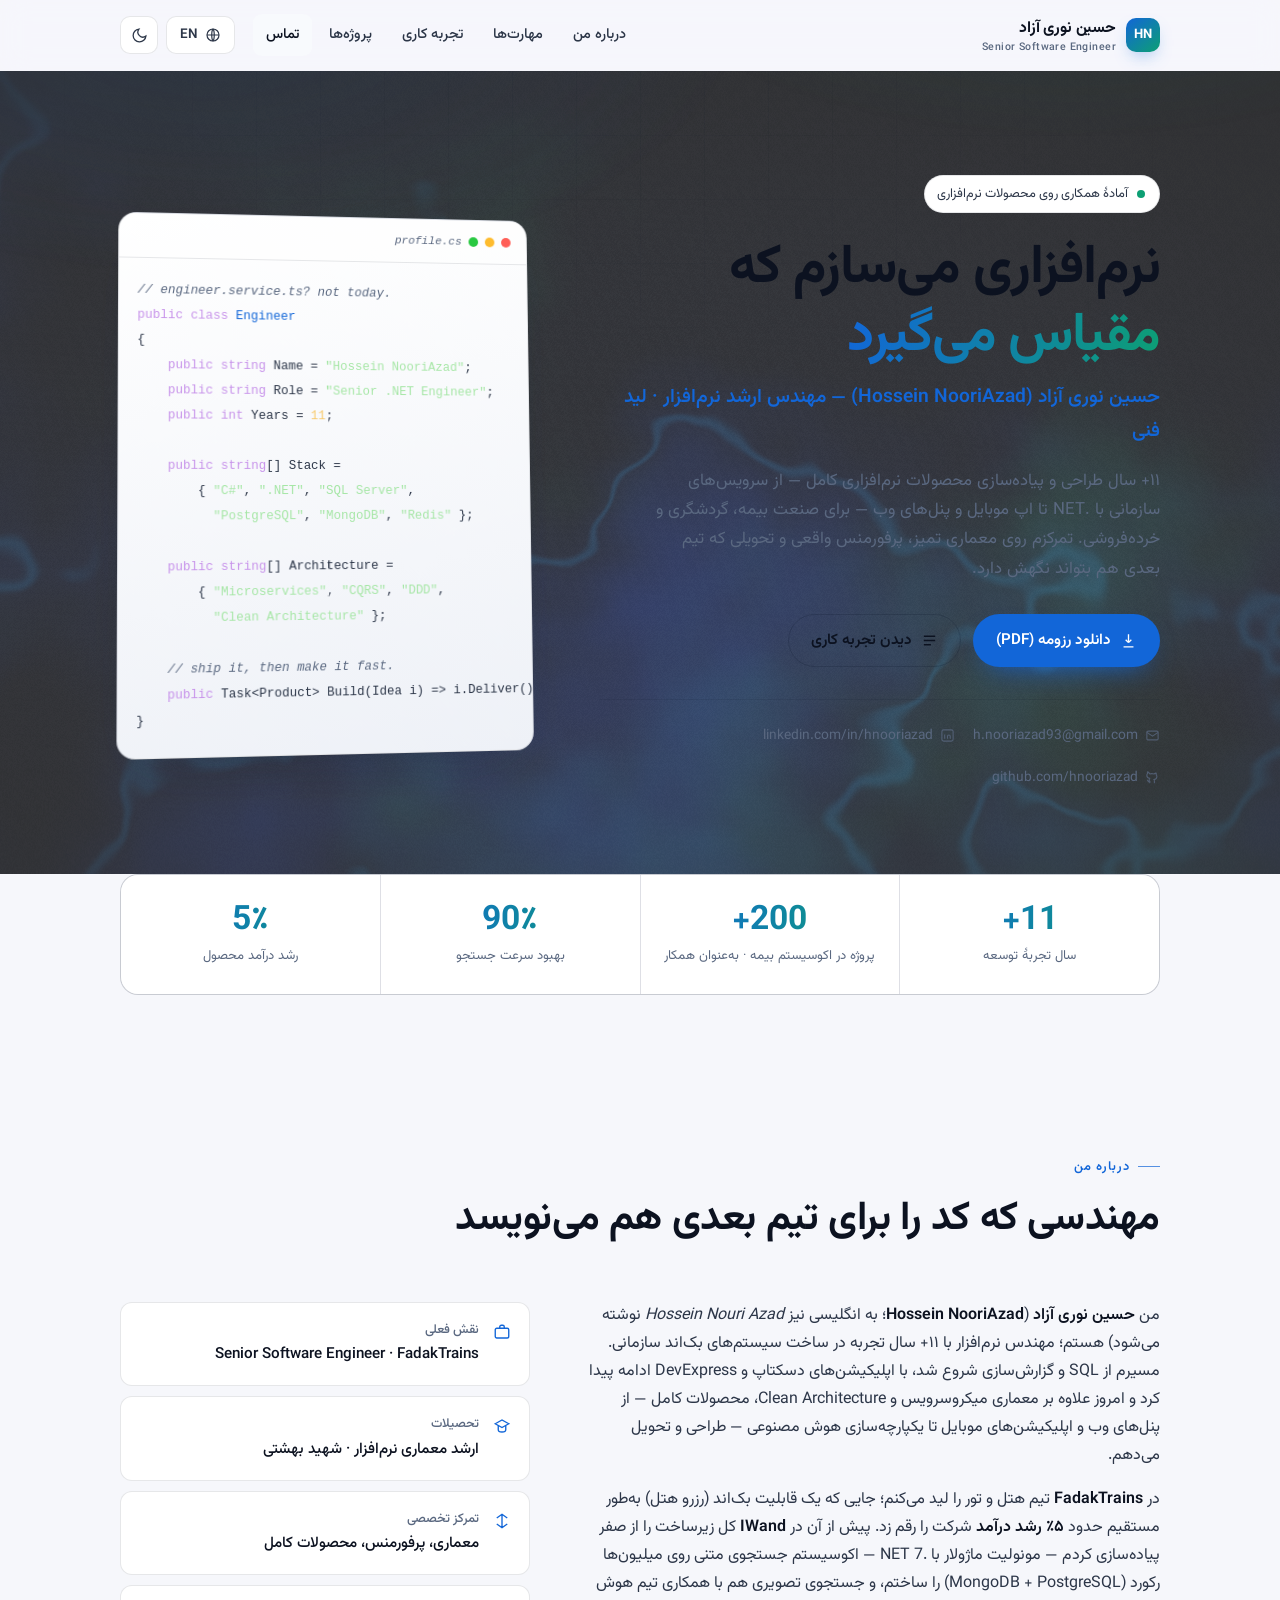
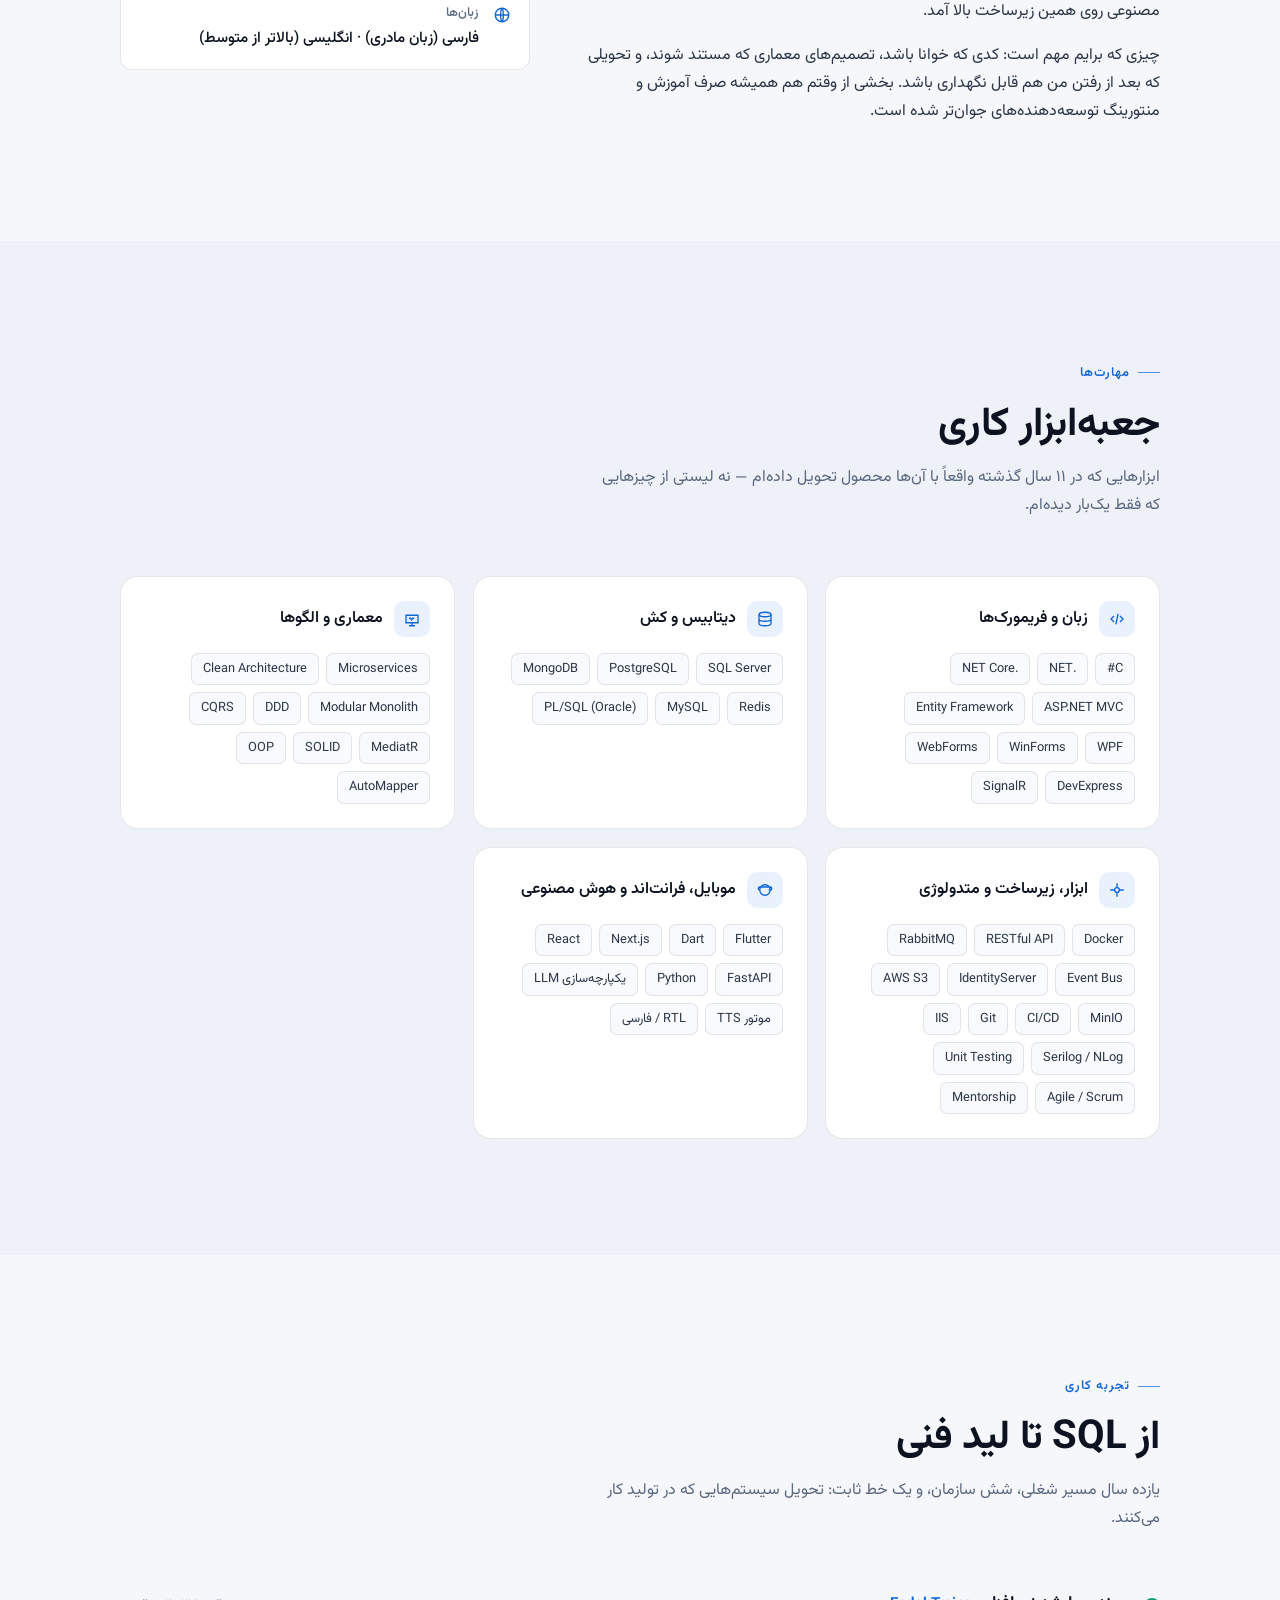
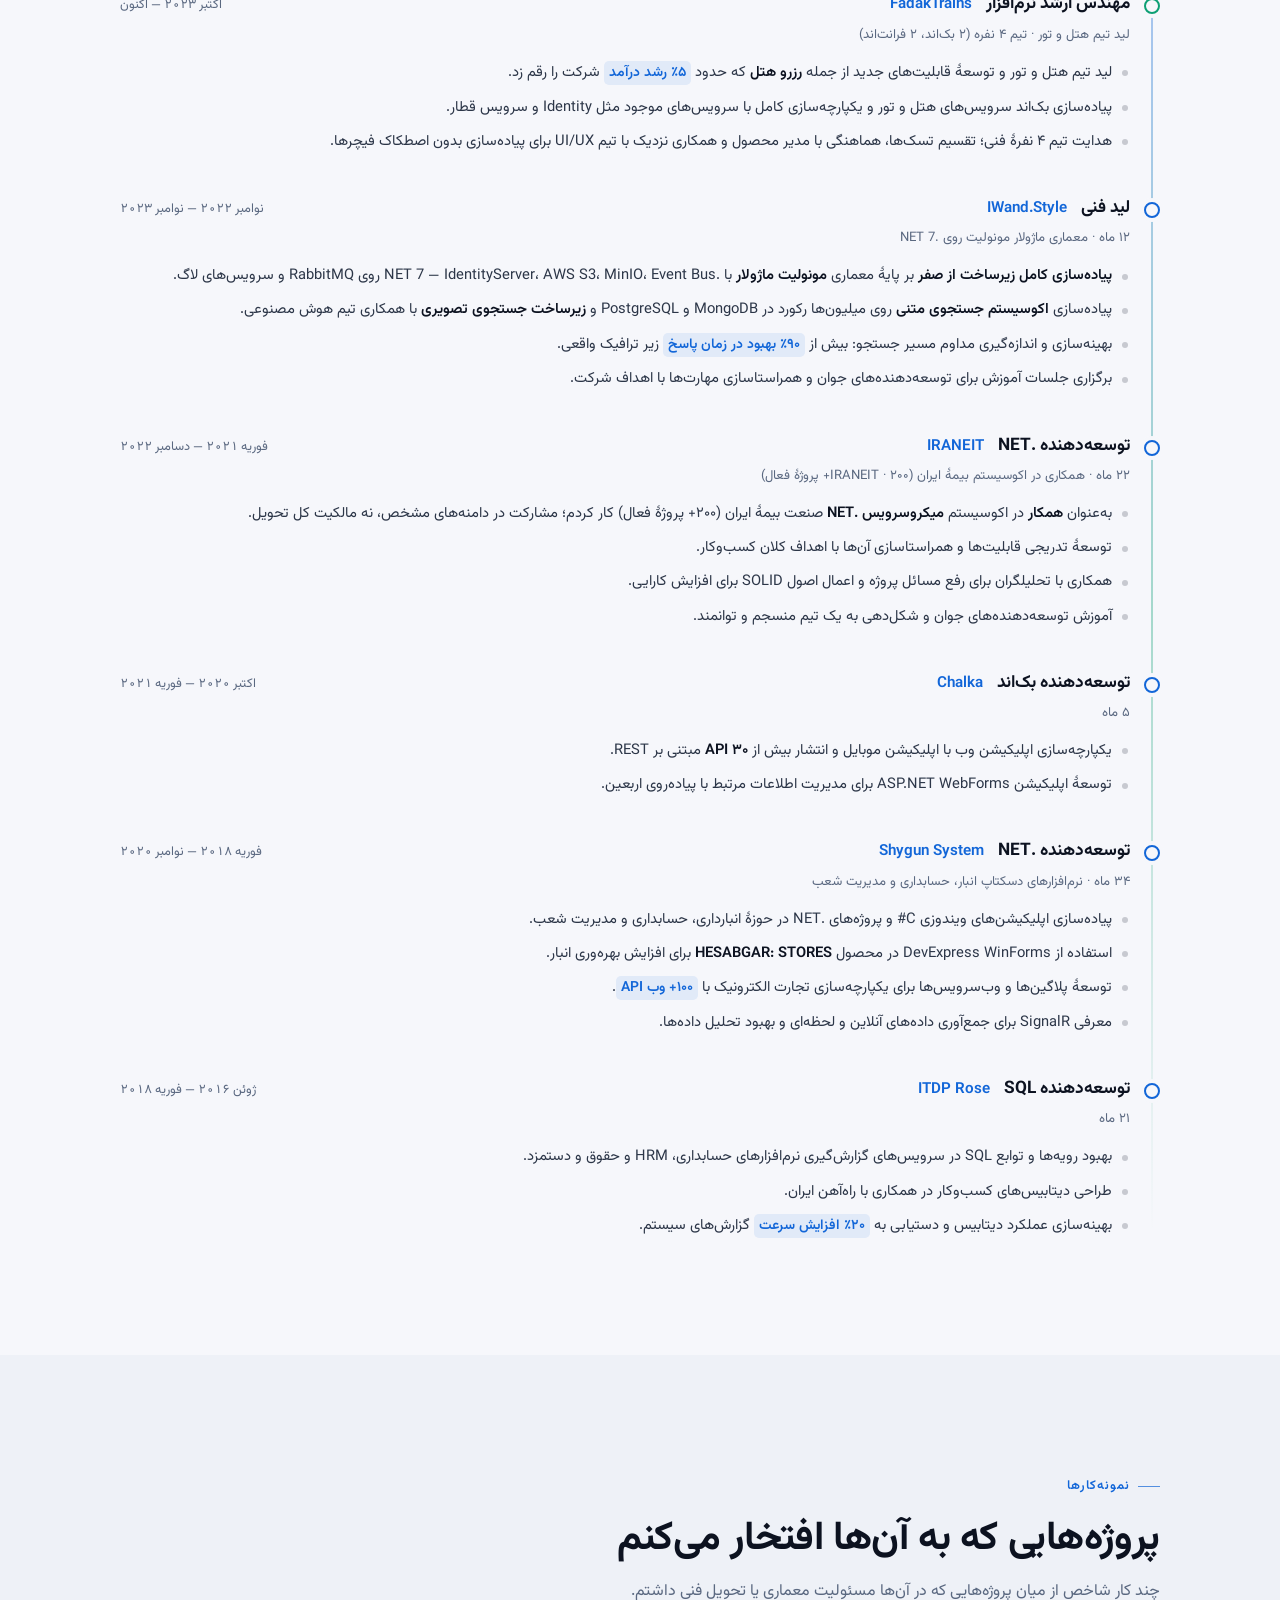
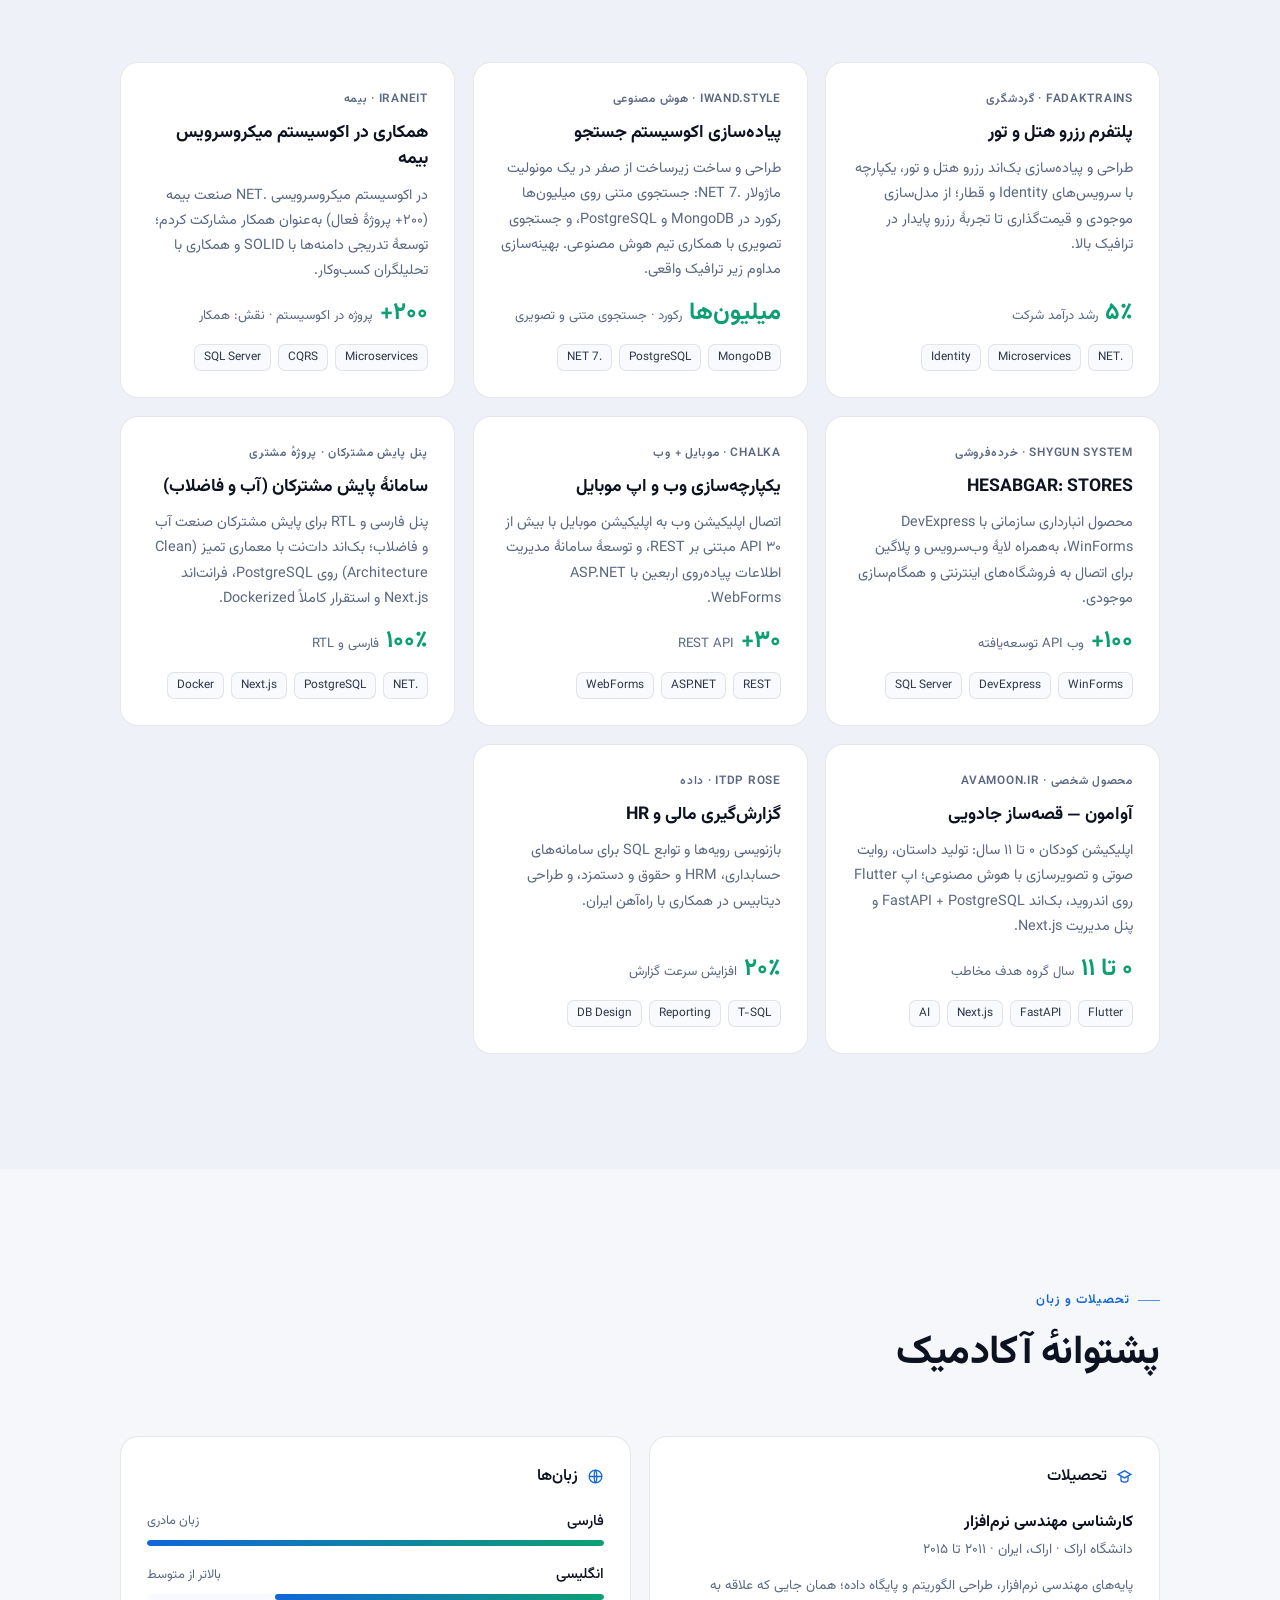
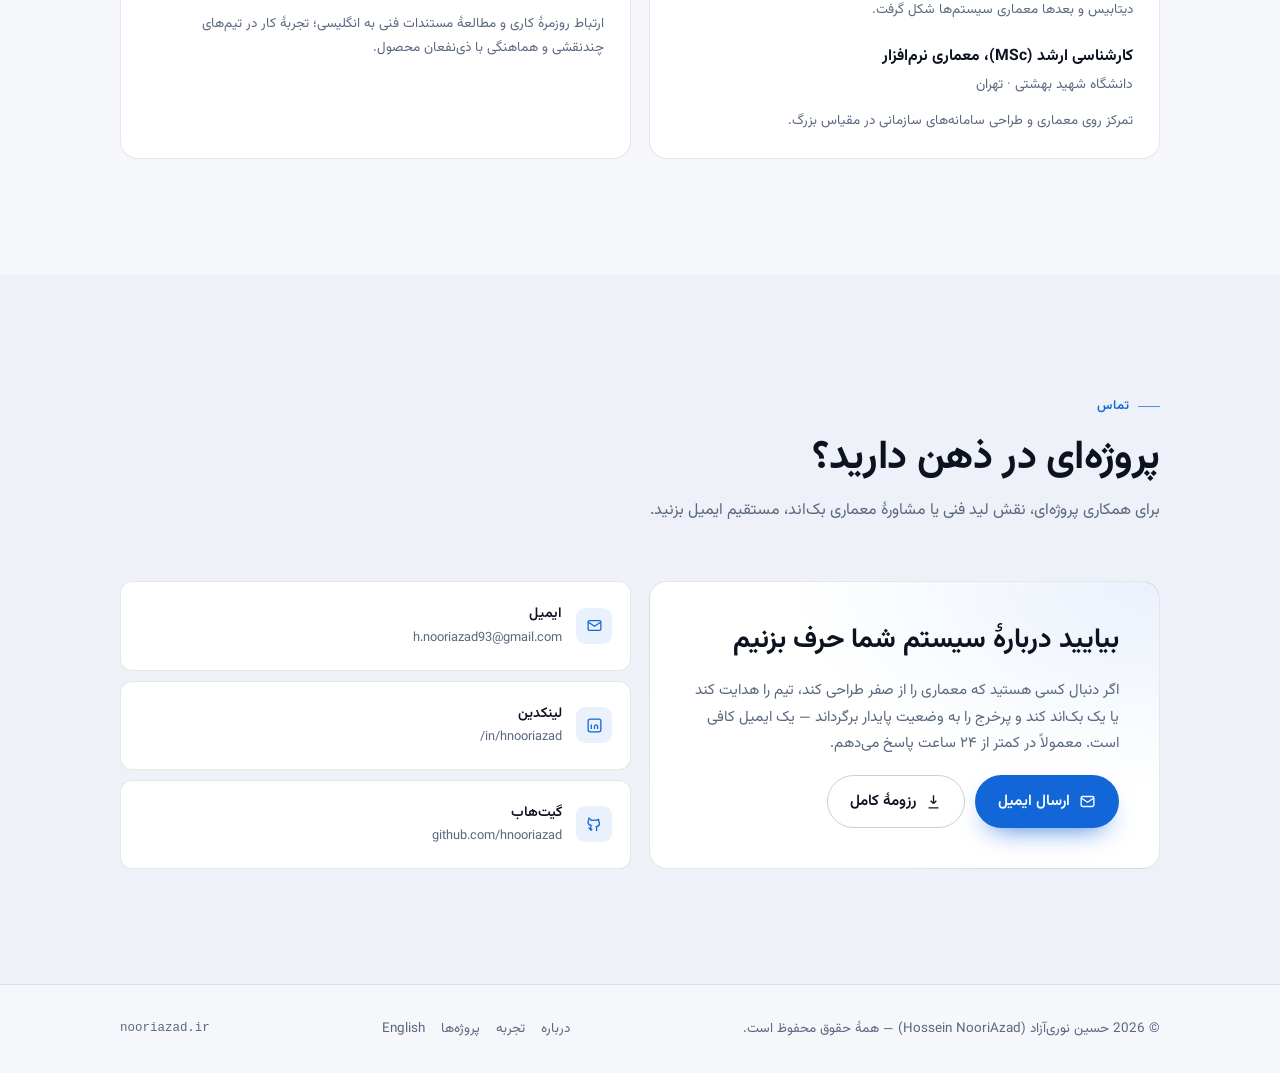
<file: index.html>
<!DOCTYPE html>
<html lang="fa" dir="rtl" data-theme="dark">
<head>
<meta charset="UTF-8">
<meta name="viewport" content="width=device-width, initial-scale=1">
<title>حسین نوری آزاد | مهندس ارشد نرم‌افزار و لید فنی — Hossein NooriAzad</title>
<meta name="description" content="پورتفولیو حسین نوری آزاد (Hossein NooriAzad) — مهندس ارشد نرم‌افزار و لید فنی با ۱۱+ سال تجربه در طراحی و توسعه بک‌اند، میکروسرویس و معماری تمیز با C#/.NET، SQL Server، PostgreSQL، MongoDB و Redis. سایت شخصی nooriazad.ir.">
<meta name="author" content="Hossein NooriAzad">
<meta name="google-site-verification" content="HyUmUBlOf6pAmRCMXipKhyD1n1tbhVQm8JWbTNBA1mAIlXdK0">
<meta name="keywords" content="حسین نوری آزاد, نوری آزاد, Hossein NooriAzad, حسین نوری‌آزاد, مهندس نرم‌افزار, برنامه‌نویس دات‌نت, لید فنی, پورتفولیو">
<meta property="og:profile:first_name" content="Hossein">
<meta property="og:profile:last_name" content="NooriAzad">
<meta name="geo.region" content="IR">
<meta name="geo.placename" content="Tehran">
<meta name="theme-color" content="#07090e">
<link rel="canonical" href="https://nooriazad.ir/">
<link rel="alternate" hreflang="fa" href="https://nooriazad.ir/">
<link rel="alternate" hreflang="en" href="https://nooriazad.ir/en/">
<link rel="alternate" hreflang="x-default" href="https://nooriazad.ir/">
<link rel="icon" href="assets/img/favicon.svg" type="image/svg+xml">
<link rel="apple-touch-icon" href="assets/img/favicon.svg">

<meta property="og:type" content="profile">
<meta property="og:locale" content="fa_IR">
<meta property="og:site_name" content="nooriazad.ir">
<meta property="og:title" content="حسین نوری آزاد | مهندس ارشد نرم‌افزار و لید فنی — Hossein NooriAzad">
<meta property="og:description" content="۱۱+ سال طراحی و ساخت محصولات نرم‌افزاری: از سرویس‌های سازمانی با .NET تا اپ موبایل و پنل‌های وب. معماری تمیز، پرفورمنس بالا، تحویل قابل‌اتکا.">
<meta property="og:url" content="https://nooriazad.ir/">
<meta property="og:image" content="https://nooriazad.ir/assets/img/og.png">
<meta name="twitter:card" content="summary_large_image">
<meta name="twitter:image" content="https://nooriazad.ir/assets/img/og.png">

<link rel="preload" href="assets/fonts/Vazirmatn-Regular.woff2" as="font" type="font/woff2" crossorigin>
<link rel="preload" href="assets/fonts/Vazirmatn-Bold.woff2" as="font" type="font/woff2" crossorigin>
<link rel="stylesheet" href="assets/css/style.css">

<script type="application/ld+json">
{
  "@context": "https://schema.org",
  "@type": "Person",
  "@id": "https://nooriazad.ir/#person",
  "name": "Hossein NooriAzad",
  "alternateName": ["حسین نوری آزاد", "نوری آزاد", "حسین نوری‌آزاد", "Nūrī Āzād"],
  "givenName": "Hossein",
  "familyName": "NooriAzad",
  "jobTitle": "Senior Software Engineer / Tech Lead",
  "description": "مهندس ارشد نرم‌افزار و لید فنی با بیش از ۱۱ سال تجربه در طراحی و توسعه محصولات نرم‌افزاری با C#/.NET، دیتابیس‌های relational و NoSQL، معماری میکروسرویس و تیم‌لیدی.",
  "url": "https://nooriazad.ir/",
  "email": "mailto:h.nooriazad93@gmail.com",
  "nationality": { "@type": "Country", "name": "Iran" },
  "address": { "@type": "PostalAddress", "addressCountry": "IR", "addressRegion": "Tehran" },
  "knowsLanguage": [
    { "@type": "Language", "name": "Persian", "alternateName": "fa" },
    { "@type": "Language", "name": "English", "alternateName": "en" }
  ],
  "sameAs": [
    "https://www.linkedin.com/in/hnooriazad",
    "https://github.com/hnooriazad",
    "https://www.google.com/search?q=%22Hossein+NooriAzad%22"
  ],
  "knowsAbout": ["C#", ".NET", "ASP.NET Core", "Microservices", "SQL Server", "PostgreSQL", "MongoDB", "Redis", "RabbitMQ", "Docker", "Flutter", "Next.js", "Clean Architecture", "CQRS", "DDD", "Software Architecture"],
  "alumniOf": [ { "@type": "CollegeOrUniversity", "name": "Shahid Beheshti University" }, { "@type": "CollegeOrUniversity", "name": "Arak University" } ],
  "worksFor": { "@type": "Organization", "name": "FadakTrains" },
  "subjectOf": { "@type": "WebSite", "@id": "https://nooriazad.ir/#website", "url": "https://nooriazad.ir/", "name": "nooriazad.ir — وبسایت شخصی حسین نوری آزاد", "inLanguage": ["fa", "en"] }
}
</script>
<script type="application/ld+json">
{
  "@context": "https://schema.org",
  "@type": "WebSite",
  "@id": "https://nooriazad.ir/#website",
  "url": "https://nooriazad.ir/",
  "name": "nooriazad.ir — حسین نوری آزاد",
  "alternateName": ["Hossein NooriAzad", "نوری آزاد"],
  "inLanguage": "fa-IR",
  "publisher": { "@id": "https://nooriazad.ir/#person" }
}
</script>
</head>
<body>

<!-- ══════════════ HEADER ══════════════ -->
<header class="header" id="top">
  <div class="container header__inner">
    <a class="brand" href="#top" aria-label="حسین نوری‌آزاد — صفحه اصلی">
      <span class="brand__mark">HN</span>
      <span class="brand__text">حسین نوری آزاد<small>Senior Software Engineer</small></span>
    </a>

    <nav class="nav" aria-label="ناوبری اصلی">
      <a href="#about">درباره من</a>
      <a href="#skills">مهارت‌ها</a>
      <a href="#experience">تجربه کاری</a>
      <a href="#work">پروژه‌ها</a>
      <a href="#contact">تماس</a>
    </nav>

    <div class="header__actions">
      <a class="lang-btn" href="en/" hreflang="en" lang="en" title="English version">
        <svg viewBox="0 0 24 24" width="16" height="16" fill="none" stroke="currentColor" stroke-width="1.8"><circle cx="12" cy="12" r="9"/><path d="M3 12h18M12 3c2.5 2.7 2.5 15.3 0 18M12 3c-2.5 2.7-2.5 15.3 0 18"/></svg>
        <span>EN</span>
      </a>
      <button class="icon-btn" id="themeToggle" type="button" aria-label="تغییر روشنایی" title="روشن / تاریک">
        <svg viewBox="0 0 24 24" width="17" height="17" fill="none" stroke="currentColor" stroke-width="1.8"><path d="M21 12.8A9 9 0 1 1 11.2 3a7 7 0 0 0 9.8 9.8Z"/></svg>
      </button>
      <button class="icon-btn menu-btn" id="menuBtn" type="button" aria-label="منو" aria-expanded="false">
        <svg viewBox="0 0 24 24" width="18" height="18" fill="none" stroke="currentColor" stroke-width="2"><path d="M4 7h16M4 12h16M4 17h16"/></svg>
      </button>
    </div>
  </div>
</header>

<!-- mobile drawer -->
<div class="drawer" id="drawer" role="dialog" aria-modal="true" aria-label="منوی موبایل">
  <div class="drawer__scrim" data-close></div>
  <div class="drawer__panel">
    <button class="icon-btn drawer__close" type="button" data-close aria-label="بستن">
      <svg viewBox="0 0 24 24" width="17" height="17" fill="none" stroke="currentColor" stroke-width="2"><path d="M6 6l12 12M18 6 6 18"/></svg>
    </button>
    <a href="#about" data-close>درباره من</a>
    <a href="#skills" data-close>مهارت‌ها</a>
    <a href="#experience" data-close>تجربه کاری</a>
    <a href="#work" data-close>پروژه‌ها</a>
    <a href="#contact" data-close>تماس</a>
    <a href="en/" hreflang="en" lang="en">English</a>
  </div>
</div>

<!-- ══════════════ HERO ══════════════ -->
<section class="hero">
  <div id="gl" aria-hidden="true"></div>
  <div class="container hero__grid">
    <div>
      <span class="badge-live"><span class="dot-live"></span> آمادهٔ همکاری روی محصولات نرم‌افزاری</span>
      <h1>نرم‌افزاری می‌سازم که<br><span class="grad">مقیاس می‌گیرد</span></h1>
      <p class="hero__role">حسین نوری آزاد (Hossein NooriAzad) — مهندس ارشد نرم‌افزار · لید فنی</p>
      <p class="hero__lead">
        ۱۱+ سال طراحی و پیاده‌سازی محصولات نرم‌افزاری کامل — از سرویس‌های سازمانی با .NET تا اپ موبایل و پنل‌های وب — برای صنعت بیمه،
        گردشگری و خرده‌فروشی. تمرکزم روی معماری تمیز، پرفورمنس واقعی و تحویلی که تیم بعدی هم
        بتواند نگهش دارد.
      </p>
      <div class="hero__cta">
        <a class="btn btn--primary" href="assets/Hossein-NooriAzad-Resume.pdf" download>
          <svg viewBox="0 0 24 24" fill="none" stroke="currentColor" stroke-width="1.9"><path d="M12 3v12m0 0 4-4m-4 4-4-4M5 21h14"/></svg>
          دانلود رزومه (PDF)
        </a>
        <a class="btn btn--ghost" href="#experience">
          <svg viewBox="0 0 24 24" fill="none" stroke="currentColor" stroke-width="1.9"><path d="M4 6h16M4 12h16M4 18h10"/></svg>
          دیدن تجربه کاری
        </a>
      </div>
      <div class="hero__meta">
        <a href="mailto:h.nooriazad93@gmail.com">
          <svg viewBox="0 0 24 24" fill="none" stroke="currentColor" stroke-width="1.8"><rect x="3" y="5" width="18" height="14" rx="2"/><path d="m3 7 9 6 9-6"/></svg>
          h.nooriazad93@gmail.com
        </a>
        <a href="https://www.linkedin.com/in/hnooriazad" target="_blank" rel="noopener">
          <svg viewBox="0 0 24 24" fill="none" stroke="currentColor" stroke-width="1.8"><rect x="3" y="3" width="18" height="18" rx="3"/><path d="M7.5 10.5V17M7.5 7.6v.1M12 17v-3.6a2.2 2.2 0 0 1 4.4 0V17"/></svg>
          linkedin.com/in/hnooriazad
        </a>
        <a href="https://github.com/hnooriazad" target="_blank" rel="noopener">
          <svg viewBox="0 0 24 24" fill="none" stroke="currentColor" stroke-width="1.8"><path d="M9 19c-4 1.2-4-2.2-5.5-2.8M15 21v-3.6c0-1 .1-1.4-.5-2 2.3-.3 4.5-1.1 4.5-5a3.9 3.9 0 0 0-1.1-2.7 3.6 3.6 0 0 0-.1-2.7s-1.1-.3-3.6 1.3a12.4 12.4 0 0 0-6.5 0C5.2 2.7 4.1 3 4.1 3a3.6 3.6 0 0 0-.1 2.7A3.9 3.9 0 0 0 2.9 8.4c0 3.8 2.1 4.6 4.4 4.9-.5.6-.6 1.3-.5 2V21"/></svg>
          github.com/hnooriazad
        </a>
      </div>
    </div>

    <div class="codecard" aria-hidden="true">
      <div class="codecard__bar"><span></span><span></span><span></span><em class="codecard__name">profile.cs</em></div>
<pre><span class="c">// engineer.service.ts? not today.</span>
<span class="k">public class</span> <span class="p">Engineer</span>
{
    <span class="k">public string</span> Name = <span class="s">"Hossein NooriAzad"</span>;
    <span class="k">public string</span> Role = <span class="s">"Senior .NET Engineer"</span>;
    <span class="k">public int</span> Years = <span class="n">11</span>;

    <span class="k">public string</span>[] Stack =
        { <span class="s">"C#"</span>, <span class="s">".NET"</span>, <span class="s">"SQL Server"</span>,
          <span class="s">"PostgreSQL"</span>, <span class="s">"MongoDB"</span>, <span class="s">"Redis"</span> };

    <span class="k">public string</span>[] Architecture =
        { <span class="s">"Microservices"</span>, <span class="s">"CQRS"</span>, <span class="s">"DDD"</span>,
          <span class="s">"Clean Architecture"</span> };

    <span class="c">// ship it, then make it fast.</span>
    <span class="k">public</span> Task&lt;Product&gt; Build(Idea i) =&gt; i.Deliver();
}</pre>
    </div>
  </div>
</section>

<!-- ══════════════ STATS ══════════════ -->
<div class="container" style="padding-bottom: clamp(20px,4vw,40px)">
  <div class="stats reveal">
    <div class="stat"><div class="stat__num">۱۱+</div><div class="stat__label">سال تجربهٔ توسعه</div></div>
    <div class="stat"><div class="stat__num">۲۰۰+</div><div class="stat__label">پروژه در اکوسیستم بیمه · به‌عنوان همکار</div></div>
    <div class="stat"><div class="stat__num">۹۰٪</div><div class="stat__label">بهبود سرعت جستجو</div></div>
    <div class="stat"><div class="stat__num">۵٪</div><div class="stat__label">رشد درآمد محصول</div></div>
  </div>
</div>

<!-- ══════════════ ABOUT ══════════════ -->
<section class="section" id="about">
  <div class="container">
    <div class="head reveal">
      <span class="eyebrow">درباره من</span>
      <h2 class="section-title">مهندسی که کد را برای تیم بعدی هم می‌نویسد</h2>
    </div>

    <div class="about">
      <div class="reveal">
        <p>
          من <strong>حسین نوری آزاد</strong> (<strong>Hossein NooriAzad</strong>؛ به انگلیسی نیز <em>Hossein Nouri Azad</em> نوشته می‌شود) هستم؛ مهندس نرم‌افزار با ۱۱+ سال تجربه در ساخت
          سیستم‌های بک‌اند سازمانی. مسیرم از SQL و گزارش‌سازی شروع شد، با اپلیکیشن‌های دسکتاپ
          و DevExpress ادامه پیدا کرد و امروز علاوه بر معماری میکروسرویس و Clean Architecture، محصولات کامل —
          از پنل‌های وب و اپلیکیشن‌های موبایل تا یکپارچه‌سازی هوش مصنوعی — طراحی و تحویل می‌دهم.
        </p>
        <p>
          در <strong>FadakTrains</strong> تیم هتل و تور را لید می‌کنم؛ جایی که یک قابلیت بک‌اند
          (رزرو هتل) به‌طور مستقیم حدود <strong>۵٪ رشد درآمد</strong> شرکت را رقم زد. پیش از آن
          در <strong>IWand</strong> کل زیرساخت را از صفر پیاده‌سازی کردم — مونولیت ماژولار با .NET 7 —
          اکوسیستم جستجوی متنی روی میلیون‌ها رکورد (MongoDB + PostgreSQL) را ساختم،
          و جستجوی تصویری هم با همکاری تیم هوش مصنوعی روی همین زیرساخت بالا آمد.
        </p>
        <p>
          چیزی که برایم مهم است: کدی که خوانا باشد، تصمیم‌های معماری که مستند شوند، و تحویلی که
          بعد از رفتن من هم قابل نگهداری باشد. بخشی از وقتم هم همیشه صرف آموزش و منتورینگ
          توسعه‌دهنده‌های جوان‌تر شده است.
        </p>
      </div>

      <div class="factlist reveal">
        <div class="fact">
          <svg viewBox="0 0 24 24" fill="none" stroke="currentColor" stroke-width="1.8"><rect x="3" y="7" width="18" height="13" rx="2"/><path d="M9 7V5a2 2 0 0 1 2-2h2a2 2 0 0 1 2 2v2"/></svg>
          <div><b>نقش فعلی</b><span>Senior Software Engineer · FadakTrains</span></div>
        </div>
        <div class="fact">
          <svg viewBox="0 0 24 24" fill="none" stroke="currentColor" stroke-width="1.8"><path d="M3 9l9-5 9 5-9 5-9-5Z"/><path d="M7 11.5V17c0 1.5 2.2 3 5 3s5-1.5 5-3v-5.5"/></svg>
          <div><b>تحصیلات</b><span>ارشد معماری نرم‌افزار · شهید بهشتی</span></div>
        </div>
        <div class="fact">
          <svg viewBox="0 0 24 24" fill="none" stroke="currentColor" stroke-width="1.8"><path d="M12 3v18M5 8l7-5 7 5M5 16l7 5 7-5"/></svg>
          <div><b>تمرکز تخصصی</b><span>معماری، پرفورمنس، محصولات کامل</span></div>
        </div>
        <div class="fact">
          <svg viewBox="0 0 24 24" fill="none" stroke="currentColor" stroke-width="1.8"><circle cx="12" cy="12" r="9"/><path d="M3 12h18M12 3c2.4 2.6 2.4 15.4 0 18M12 3c-2.4 2.6-2.4 15.4 0 18"/></svg>
          <div><b>زبان‌ها</b><span>فارسی (زبان مادری) · انگلیسی (بالاتر از متوسط)</span></div>
        </div>
      </div>
    </div>
  </div>
</section>

<!-- ══════════════ SKILLS ══════════════ -->
<section class="section section--alt" id="skills">
  <div class="container">
    <div class="head reveal">
      <span class="eyebrow">مهارت‌ها</span>
      <h2 class="section-title">جعبه‌ابزار کاری</h2>
      <p class="section-sub">ابزارهایی که در ۱۱ سال گذشته واقعاً با آن‌ها محصول تحویل داده‌ام — نه لیستی از چیزهایی که فقط یک‌بار دیده‌ام.</p>
    </div>

    <div class="skills">
      <article class="skillcard reveal">
        <div class="skillcard__head">
          <span class="skillcard__icon"><svg viewBox="0 0 24 24" fill="none" stroke="currentColor" stroke-width="1.8"><path d="m8 8-4 4 4 4M16 8l4 4-4 4M13.5 5l-3 14"/></svg></span>
          <h3>زبان و فریمورک‌ها</h3>
        </div>
        <div class="pills">
          <span class="pill">C#</span><span class="pill">.NET</span><span class="pill">.NET Core</span>
          <span class="pill">ASP.NET MVC</span><span class="pill">Entity Framework</span>
          <span class="pill">WPF</span><span class="pill">WinForms</span><span class="pill">WebForms</span>
          <span class="pill">DevExpress</span><span class="pill">SignalR</span>
        </div>
      </article>

      <article class="skillcard reveal">
        <div class="skillcard__head">
          <span class="skillcard__icon"><svg viewBox="0 0 24 24" fill="none" stroke="currentColor" stroke-width="1.8"><ellipse cx="12" cy="6" rx="8" ry="3"/><path d="M4 6v6c0 1.7 3.6 3 8 3s8-1.3 8-3V6M4 12v6c0 1.7 3.6 3 8 3s8-1.3 8-3v-6"/></svg></span>
          <h3>دیتابیس و کش</h3>
        </div>
        <div class="pills">
          <span class="pill">SQL Server</span><span class="pill">PostgreSQL</span><span class="pill">MongoDB</span>
          <span class="pill">Redis</span><span class="pill">MySQL</span><span class="pill">PL/SQL (Oracle)</span>
        </div>
      </article>

      <article class="skillcard reveal">
        <div class="skillcard__head">
          <span class="skillcard__icon"><svg viewBox="0 0 24 24" fill="none" stroke="currentColor" stroke-width="1.8"><path d="M4 7h16v10H4z"/><path d="M8 21h8M12 17v4"/><path d="M8 11h2l1.5 2L13 11h2"/></svg></span>
          <h3>معماری و الگوها</h3>
        </div>
        <div class="pills">
          <span class="pill">Microservices</span><span class="pill">Clean Architecture</span>
          <span class="pill">Modular Monolith</span><span class="pill">DDD</span>
          <span class="pill">CQRS</span><span class="pill">MediatR</span>
          <span class="pill">SOLID</span><span class="pill">OOP</span><span class="pill">AutoMapper</span>
        </div>
      </article>

      <article class="skillcard reveal">
        <div class="skillcard__head">
          <span class="skillcard__icon"><svg viewBox="0 0 24 24" fill="none" stroke="currentColor" stroke-width="1.8"><path d="M12 3v6m0 6v6M3 12h6m6 0h6"/><circle cx="12" cy="12" r="3.2"/></svg></span>
          <h3>ابزار، زیرساخت و متدولوژی</h3>
        </div>
        <div class="pills">
          <span class="pill">Docker</span><span class="pill">RESTful API</span><span class="pill">RabbitMQ</span>
          <span class="pill">Event Bus</span><span class="pill">IdentityServer</span>
          <span class="pill">AWS S3</span><span class="pill">MinIO</span><span class="pill">CI/CD</span>
          <span class="pill">Git</span><span class="pill">IIS</span><span class="pill">Serilog / NLog</span>
          <span class="pill">Unit Testing</span><span class="pill">Agile / Scrum</span><span class="pill">Mentorship</span>
        </div>
      </article>

      <article class="skillcard reveal">
        <div class="skillcard__head">
          <span class="skillcard__icon"><svg viewBox="0 0 24 24" fill="none" stroke="currentColor" stroke-width="1.8"><path d="M12 19a7 7 0 0 1-7-7 7 7 0 0 1 7-7 7 7 0 0 1 7 7 7 7 0 0 1-7 7Zm-7-7H5a2 2 0 0 1-2-2 2 2 0 0 1 2-2h14a2 2 0 0 1 2 2 2 2 0 0 1-2 2h-2"/></svg></span>
          <h3>موبایل، فرانت‌اند و هوش مصنوعی</h3>
        </div>
        <div class="pills">
          <span class="pill">Flutter</span><span class="pill">Dart</span>
          <span class="pill">Next.js</span><span class="pill">React</span>
          <span class="pill">FastAPI</span><span class="pill">Python</span>
          <span class="pill">یکپارچه‌سازی LLM</span><span class="pill">موتور TTS</span>
          <span class="pill">RTL / فارسی</span>
        </div>
      </article>
    </div>
  </div>
</section>

<!-- ══════════════ EXPERIENCE ══════════════ -->
<section class="section" id="experience">
  <div class="container">
    <div class="head reveal">
      <span class="eyebrow">تجربه کاری</span>
      <h2 class="section-title">از SQL تا لید فنی</h2>
      <p class="section-sub">یازده سال مسیر شغلی، شش سازمان، و یک خط ثابت: تحویل سیستم‌هایی که در تولید کار می‌کنند.</p>
    </div>

    <div class="timeline">
      <article class="job reveal">
        <div class="job__top">
          <h3 class="job__role">مهندس ارشد نرم‌افزار</h3>
          <a class="job__company" href="https://fadaktrains.com" target="_blank" rel="noopener">FadakTrains</a>
          <span class="job__when">اکتبر ۲۰۲۳ — اکنون</span>
        </div>
        <div class="job__where">لید تیم هتل و تور · تیم ۴ نفره (۲ بک‌اند، ۲ فرانت‌اند)</div>
        <ul>
          <li>لید تیم هتل و تور و توسعهٔ قابلیت‌های جدید از جمله <b>رزرو هتل</b> که حدود <mark>۵٪ رشد درآمد</mark> شرکت را رقم زد.</li>
          <li>پیاده‌سازی بک‌اند سرویس‌های هتل و تور و یکپارچه‌سازی کامل با سرویس‌های موجود مثل Identity و سرویس قطار.</li>
          <li>هدایت تیم ۴ نفرهٔ فنی؛ تقسیم تسک‌ها، هماهنگی با مدیر محصول و همکاری نزدیک با تیم UI/UX برای پیاده‌سازی بدون اصطکاک فیچرها.</li>
        </ul>
      </article>

      <article class="job reveal">
        <div class="job__top">
          <h3 class="job__role">لید فنی</h3>
          <span class="job__company">IWand.Style</span>
          <span class="job__when">نوامبر ۲۰۲۲ — نوامبر ۲۰۲۳</span>
        </div>
        <div class="job__where">۱۲ ماه · معماری ماژولار مونولیت روی .NET 7</div>
        <ul>
          <li><b>پیاده‌سازی کامل زیرساخت از صفر</b> بر پایهٔ معماری <b>مونولیت ماژولار</b> با .NET 7 — IdentityServer، AWS S3، MinIO، Event Bus روی RabbitMQ و سرویس‌های لاگ.</li>
          <li>پیاده‌سازی <b>اکوسیستم جستجوی متنی</b> روی میلیون‌ها رکورد در MongoDB و PostgreSQL و <b>زیرساخت جستجوی تصویری</b> با همکاری تیم هوش مصنوعی.</li>
          <li>بهینه‌سازی و اندازه‌گیری مداوم مسیر جستجو: بیش از <mark>۹۰٪ بهبود در زمان پاسخ</mark> زیر ترافیک واقعی.</li>
          <li>برگزاری جلسات آموزش برای توسعه‌دهنده‌های جوان و همراستاسازی مهارت‌ها با اهداف شرکت.</li>
        </ul>
      </article>

      <article class="job reveal">
        <div class="job__top">
          <h3 class="job__role">توسعه‌دهنده .NET</h3>
          <a class="job__company" href="https://www.iraneit.com/" target="_blank" rel="noopener">IRANEIT</a>
          <span class="job__when">فوریه ۲۰۲۱ — دسامبر ۲۰۲۲</span>
        </div>
        <div class="job__where">۲۲ ماه · همکاری در اکوسیستم بیمهٔ ایران (IRANEIT · ۲۰۰+ پروژهٔ فعال)</div>
        <ul>
          <li>به‌عنوان <b>همکار</b> در اکوسیستم <b>میکروسرویس .NET</b> صنعت بیمهٔ ایران (۲۰۰+ پروژهٔ فعال) کار کردم؛ مشارکت در دامنه‌های مشخص، نه مالکیت کل تحویل.</li>
          <li>توسعهٔ تدریجی قابلیت‌ها و همراستاسازی آن‌ها با اهداف کلان کسب‌وکار.</li>
          <li>همکاری با تحلیلگران برای رفع مسائل پروژه و اعمال اصول SOLID برای افزایش کارایی.</li>
          <li>آموزش توسعه‌دهنده‌های جوان و شکل‌دهی به یک تیم منسجم و توانمند.</li>
        </ul>
      </article>

      <article class="job reveal">
        <div class="job__top">
          <h3 class="job__role">توسعه‌دهنده بک‌اند</h3>
          <span class="job__company">Chalka</span>
          <span class="job__when">اکتبر ۲۰۲۰ — فوریه ۲۰۲۱</span>
        </div>
        <div class="job__where">۵ ماه</div>
        <ul>
          <li>یکپارچه‌سازی اپلیکیشن وب با اپلیکیشن موبایل و انتشار بیش از <b>۳۰ API</b> مبتنی بر REST.</li>
          <li>توسعهٔ اپلیکیشن ASP.NET WebForms برای مدیریت اطلاعات مرتبط با پیاده‌روی اربعین.</li>
        </ul>
      </article>

      <article class="job reveal">
        <div class="job__top">
          <h3 class="job__role">توسعه‌دهنده .NET</h3>
          <span class="job__company">Shygun System</span>
          <span class="job__when">فوریه ۲۰۱۸ — نوامبر ۲۰۲۰</span>
        </div>
        <div class="job__where">۳۴ ماه · نرم‌افزارهای دسکتاپ انبار، حسابداری و مدیریت شعب</div>
        <ul>
          <li>پیاده‌سازی اپلیکیشن‌های ویندوزی C# و پروژه‌های .NET در حوزهٔ انبارداری، حسابداری و مدیریت شعب.</li>
          <li>استفاده از DevExpress WinForms در محصول <b>HESABGAR: STORES</b> برای افزایش بهره‌وری انبار.</li>
          <li>توسعهٔ پلاگین‌ها و وب‌سرویس‌ها برای یکپارچه‌سازی تجارت الکترونیک با <mark>۱۰۰+ وب API</mark>.</li>
          <li>معرفی SignalR برای جمع‌آوری داده‌های آنلاین و لحظه‌ای و بهبود تحلیل داده‌ها.</li>
        </ul>
      </article>

      <article class="job reveal">
        <div class="job__top">
          <h3 class="job__role">توسعه‌دهنده SQL</h3>
          <span class="job__company">ITDP Rose</span>
          <span class="job__when">ژوئن ۲۰۱۶ — فوریه ۲۰۱۸</span>
        </div>
        <div class="job__where">۲۱ ماه</div>
        <ul>
          <li>بهبود رویه‌ها و توابع SQL در سرویس‌های گزارش‌گیری نرم‌افزارهای حسابداری، HRM و حقوق و دستمزد.</li>
          <li>طراحی دیتابیس‌های کسب‌وکار در همکاری با راه‌آهن ایران.</li>
          <li>بهینه‌سازی عملکرد دیتابیس و دستیابی به <mark>۲۰٪ افزایش سرعت</mark> گزارش‌های سیستم.</li>
        </ul>
      </article>
    </div>
  </div>
</section>

<!-- ══════════════ SELECTED WORK ══════════════ -->
<section class="section section--alt" id="work">
  <div class="container">
    <div class="head reveal">
      <span class="eyebrow">نمونه‌کارها</span>
      <h2 class="section-title">پروژه‌هایی که به آن‌ها افتخار می‌کنم</h2>
      <p class="section-sub">چند کار شاخص از میان پروژه‌هایی که در آن‌ها مسئولیت معماری یا تحویل فنی داشتم.</p>
    </div>

    <div class="projects">
      <article class="project reveal">
        <div class="project__kicker">FadakTrains · گردشگری</div>
        <h3>پلتفرم رزرو هتل و تور</h3>
        <p>طراحی و پیاده‌سازی بک‌اند رزرو هتل و تور، یکپارچه با سرویس‌های Identity و قطار؛ از مدل‌سازی موجودی و قیمت‌گذاری تا تجربهٔ رزرو پایدار در ترافیک بالا.</p>
        <div class="project__metric"><b>۵٪</b><span>رشد درآمد شرکت</span></div>
        <div class="pills"><span class="pill">.NET</span><span class="pill">Microservices</span><span class="pill">Identity</span></div>
      </article>

      <article class="project reveal">
        <div class="project__kicker">IWand.Style · هوش مصنوعی</div>
        <h3>پیاده‌سازی اکوسیستم جستجو</h3>
        <p>طراحی و ساخت زیرساخت از صفر در یک مونولیت ماژولار .NET 7: جستجوی متنی روی میلیون‌ها رکورد در MongoDB و PostgreSQL، و جستجوی تصویری با همکاری تیم هوش مصنوعی. بهینه‌سازی مداوم زیر ترافیک واقعی.</p>
        <div class="project__metric"><b>میلیون‌ها</b><span>رکورد · جستجوی متنی و تصویری</span></div>
        <div class="pills"><span class="pill">MongoDB</span><span class="pill">PostgreSQL</span><span class="pill">.NET 7</span></div>
      </article>

      <article class="project reveal">
        <div class="project__kicker">IRANEIT · بیمه</div>
        <h3>همکاری در اکوسیستم میکروسرویس بیمه</h3>
        <p>در اکوسیستم میکروسرویسی .NET صنعت بیمه (۲۰۰+ پروژهٔ فعال) به‌عنوان همکار مشارکت کردم؛ توسعهٔ تدریجی دامنه‌ها با SOLID و همکاری با تحلیلگران کسب‌وکار.</p>
        <div class="project__metric"><b>۲۰۰+</b><span>پروژه در اکوسیستم · نقش: همکار</span></div>
        <div class="pills"><span class="pill">Microservices</span><span class="pill">CQRS</span><span class="pill">SQL Server</span></div>
      </article>

      <article class="project reveal">
        <div class="project__kicker">Shygun System · خرده‌فروشی</div>
        <h3>HESABGAR: STORES</h3>
        <p>محصول انبارداری سازمانی با DevExpress WinForms، به‌همراه لایهٔ وب‌سرویس و پلاگین برای اتصال به فروشگاه‌های اینترنتی و همگام‌سازی موجودی.</p>
        <div class="project__metric"><b>۱۰۰+</b><span>وب API توسعه‌یافته</span></div>
        <div class="pills"><span class="pill">WinForms</span><span class="pill">DevExpress</span><span class="pill">SQL Server</span></div>
      </article>

      <article class="project reveal">
        <div class="project__kicker">Chalka · موبایل + وب</div>
        <h3>یکپارچه‌سازی وب و اپ موبایل</h3>
        <p>اتصال اپلیکیشن وب به اپلیکیشن موبایل با بیش از ۳۰ API مبتنی بر REST، و توسعهٔ سامانهٔ مدیریت اطلاعات پیاده‌روی اربعین با ASP.NET WebForms.</p>
        <div class="project__metric"><b>۳۰+</b><span>REST API</span></div>
        <div class="pills"><span class="pill">REST</span><span class="pill">ASP.NET</span><span class="pill">WebForms</span></div>
      </article>

      <article class="project reveal">
        <div class="project__kicker">پنل پایش مشترکان · پروژهٔ مشتری</div>
        <h3>سامانهٔ پایش مشترکان (آب و فاضلاب)</h3>
        <p>پنل فارسی و RTL برای پایش مشترکان صنعت آب و فاضلاب؛ بک‌اند دات‌نت با معماری تمیز (Clean Architecture) روی PostgreSQL، فرانت‌اند Next.js و استقرار کاملاً Dockerized.</p>
        <div class="project__metric"><b>۱۰۰٪</b><span>فارسی و RTL</span></div>
        <div class="pills"><span class="pill">.NET</span><span class="pill">PostgreSQL</span><span class="pill">Next.js</span><span class="pill">Docker</span></div>
      </article>

      <article class="project reveal">
        <div class="project__kicker">محصول شخصی · avamoon.ir</div>
        <h3>آوامون — قصه‌ساز جادویی</h3>
        <p>اپلیکیشن کودکان ۰ تا ۱۱ سال: تولید داستان، روایت صوتی و تصویرسازی با هوش مصنوعی؛ اپ Flutter روی اندروید، بک‌اند FastAPI + PostgreSQL و پنل مدیریت Next.js.</p>
        <div class="project__metric"><b>۰ تا ۱۱</b><span>سال گروه هدف مخاطب</span></div>
        <div class="pills"><span class="pill">Flutter</span><span class="pill">FastAPI</span><span class="pill">Next.js</span><span class="pill">AI</span></div>
      </article>

      <article class="project reveal">
        <div class="project__kicker">ITDP Rose · داده</div>
        <h3>گزارش‌گیری مالی و HR</h3>
        <p>بازنویسی رویه‌ها و توابع SQL برای سامانه‌های حسابداری، HRM و حقوق و دستمزد، و طراحی دیتابیس در همکاری با راه‌آهن ایران.</p>
        <div class="project__metric"><b>۲۰٪</b><span>افزایش سرعت گزارش</span></div>
        <div class="pills"><span class="pill">T-SQL</span><span class="pill">Reporting</span><span class="pill">DB Design</span></div>
      </article>
    </div>
  </div>
</section>

<!-- ══════════════ EDUCATION ══════════════ -->
<section class="section" id="education">
  <div class="container">
    <div class="head reveal">
      <span class="eyebrow">تحصیلات و زبان</span>
      <h2 class="section-title">پشتوانهٔ آکادمیک</h2>
    </div>

    <div class="split">
      <div class="panel reveal">
        <h3><svg viewBox="0 0 24 24" fill="none" stroke="currentColor" stroke-width="1.8"><path d="M3 9l9-5 9 5-9 5-9-5Z"/><path d="M7 11.5V17c0 1.5 2.2 3 5 3s5-1.5 5-3v-5.5"/></svg> تحصیلات</h3>
        <div class="edu__title">کارشناسی مهندسی نرم‌افزار</div>
        <div class="edu__meta">دانشگاه اراک · اراک، ایران · ۲۰۱۱ تا ۲۰۱۵</div>
        <p class="edu__note">پایه‌های مهندسی نرم‌افزار، طراحی الگوریتم و پایگاه داده؛ همان جایی که علاقه به دیتابیس و بعدها معماری سیستم‌ها شکل گرفت.</p>
        <div class="edu__title" style="margin-top:22px">کارشناسی ارشد (MSc)، معماری نرم‌افزار</div>
        <div class="edu__meta">دانشگاه شهید بهشتی · تهران</div>
        <p class="edu__note">تمرکز روی معماری و طراحی سامانه‌های سازمانی در مقیاس بزرگ.</p>
      </div>

      <div class="panel reveal">
        <h3><svg viewBox="0 0 24 24" fill="none" stroke="currentColor" stroke-width="1.8"><circle cx="12" cy="12" r="9"/><path d="M3 12h18M12 3c2.4 2.6 2.4 15.4 0 18M12 3c-2.4 2.6-2.4 15.4 0 18"/></svg> زبان‌ها</h3>
        <div class="lang-row">
          <div class="lang-item">
            <span>فارسی</span><em>زبان مادری</em>
            <div class="bar"><i style="width:100%"></i></div>
          </div>
          <div class="lang-item">
            <span>انگلیسی</span><em>بالاتر از متوسط</em>
            <div class="bar"><i style="width:72%"></i></div>
          </div>
        </div>
        <p class="edu__note">ارتباط روزمرهٔ کاری و مطالعهٔ مستندات فنی به انگلیسی؛ تجربهٔ کار در تیم‌های چندنقشی و هماهنگی با ذی‌نفعان محصول.</p>
      </div>
    </div>
  </div>
</section>

<!-- ══════════════ CONTACT ══════════════ -->
<section class="section section--alt" id="contact">
  <div class="container">
    <div class="head reveal">
      <span class="eyebrow">تماس</span>
      <h2 class="section-title">پروژه‌ای در ذهن دارید؟</h2>
      <p class="section-sub">برای همکاری پروژه‌ای، نقش لید فنی یا مشاورهٔ معماری بک‌اند، مستقیم ایمیل بزنید.</p>
    </div>

    <div class="contact">
      <div class="contact__card reveal">
        <h3>بیایید دربارهٔ سیستم شما حرف بزنیم</h3>
        <p>
          اگر دنبال کسی هستید که معماری را از صفر طراحی کند، تیم را هدایت کند یا یک بک‌اند
          کند و پرخرج را به وضعیت پایدار برگرداند — یک ایمیل کافی است. معمولاً در کمتر از
          ۲۴ ساعت پاسخ می‌دهم.
        </p>
        <div style="display:flex;flex-wrap:wrap;gap:10px">
          <a class="btn btn--primary" href="mailto:h.nooriazad93@gmail.com?subject=%D9%87%D9%85%DA%A9%D8%A7%D8%B1%DB%8C%20%D9%BE%D8%B1%D9%88%DA%98%D9%87%E2%80%8C%D8%A7%DB%8C">
            <svg viewBox="0 0 24 24" fill="none" stroke="currentColor" stroke-width="1.9"><rect x="3" y="5" width="18" height="14" rx="2"/><path d="m3 7 9 6 9-6"/></svg>
            ارسال ایمیل
          </a>
          <a class="btn btn--ghost" href="assets/Hossein-NooriAzad-Resume.pdf" download>
            <svg viewBox="0 0 24 24" fill="none" stroke="currentColor" stroke-width="1.9"><path d="M12 3v12m0 0 4-4m-4 4-4-4M5 21h14"/></svg>
            رزومهٔ کامل
          </a>
        </div>
      </div>

      <div class="contactlinks reveal">
        <a class="clink" href="mailto:h.nooriazad93@gmail.com">
          <span class="clink__icon"><svg viewBox="0 0 24 24" fill="none" stroke="currentColor" stroke-width="1.8"><rect x="3" y="5" width="18" height="14" rx="2"/><path d="m3 7 9 6 9-6"/></svg></span>
          <span><b>ایمیل</b><small>h.nooriazad93@gmail.com</small></span>
        </a>
        <a class="clink" href="https://www.linkedin.com/in/hnooriazad" target="_blank" rel="noopener">
          <span class="clink__icon"><svg viewBox="0 0 24 24" fill="none" stroke="currentColor" stroke-width="1.8"><rect x="3" y="3" width="18" height="18" rx="3"/><path d="M7.5 10.5V17M7.5 7.6v.1M12 17v-3.6a2.2 2.2 0 0 1 4.4 0V17"/></svg></span>
          <span><b>لینکدین</b><small>/in/hnooriazad</small></span>
        </a>
        <a class="clink" href="https://github.com/hnooriazad" target="_blank" rel="noopener">
          <span class="clink__icon"><svg viewBox="0 0 24 24" fill="none" stroke="currentColor" stroke-width="1.8"><path d="M9 19c-4 1.2-4-2.2-5.5-2.8M15 21v-3.6c0-1 .1-1.4-.5-2 2.3-.3 4.5-1.1 4.5-5a3.9 3.9 0 0 0-1.1-2.7 3.6 3.6 0 0 0-.1-2.7s-1.1-.3-3.6 1.3a12.4 12.4 0 0 0-6.5 0C5.2 2.7 4.1 3 4.1 3a3.6 3.6 0 0 0-.1 2.7A3.9 3.9 0 0 0 2.9 8.4c0 3.8 2.1 4.6 4.4 4.9-.5.6-.6 1.3-.5 2V21"/></svg></span>
          <span><b>گیت‌هاب</b><small>github.com/hnooriazad</small></span>
        </a>
      </div>
    </div>
  </div>
</section>

<!-- ══════════════ FOOTER ══════════════ -->
<footer class="footer">
  <div class="container footer__inner">
    <div>© <span id="year">2026</span> حسین نوری‌آزاد (Hossein NooriAzad) — همهٔ حقوق محفوظ است.</div>
    <div class="footer__links">
      <a href="#about">درباره</a>
      <a href="#experience">تجربه</a>
      <a href="#work">پروژه‌ها</a>
      <a href="en/" hreflang="en" lang="en">English</a>
    </div>
    <div class="mono">nooriazad.ir</div>
  </div>
</footer>

<script src="assets/js/main.js" defer></script>
<script type="module" src="assets/js/gl-hero.js"></script>
</body>
</html>
</file>
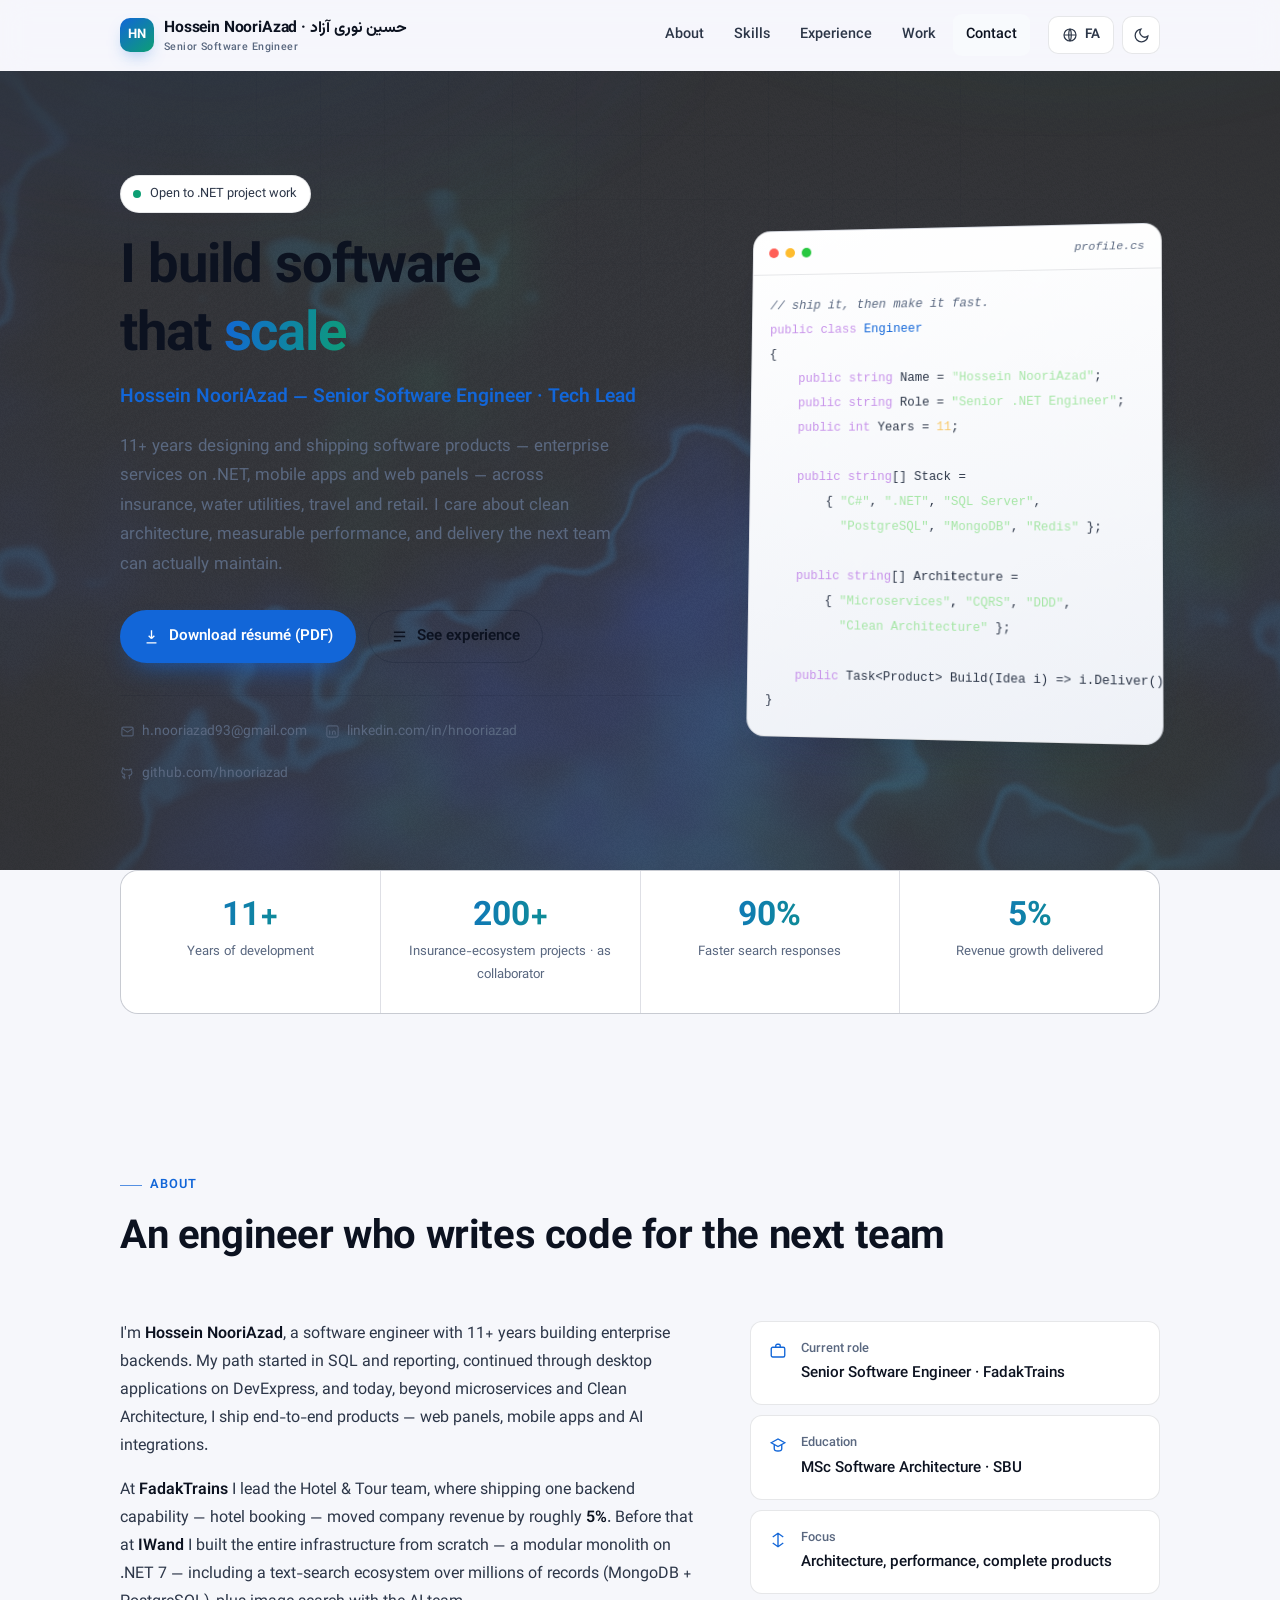
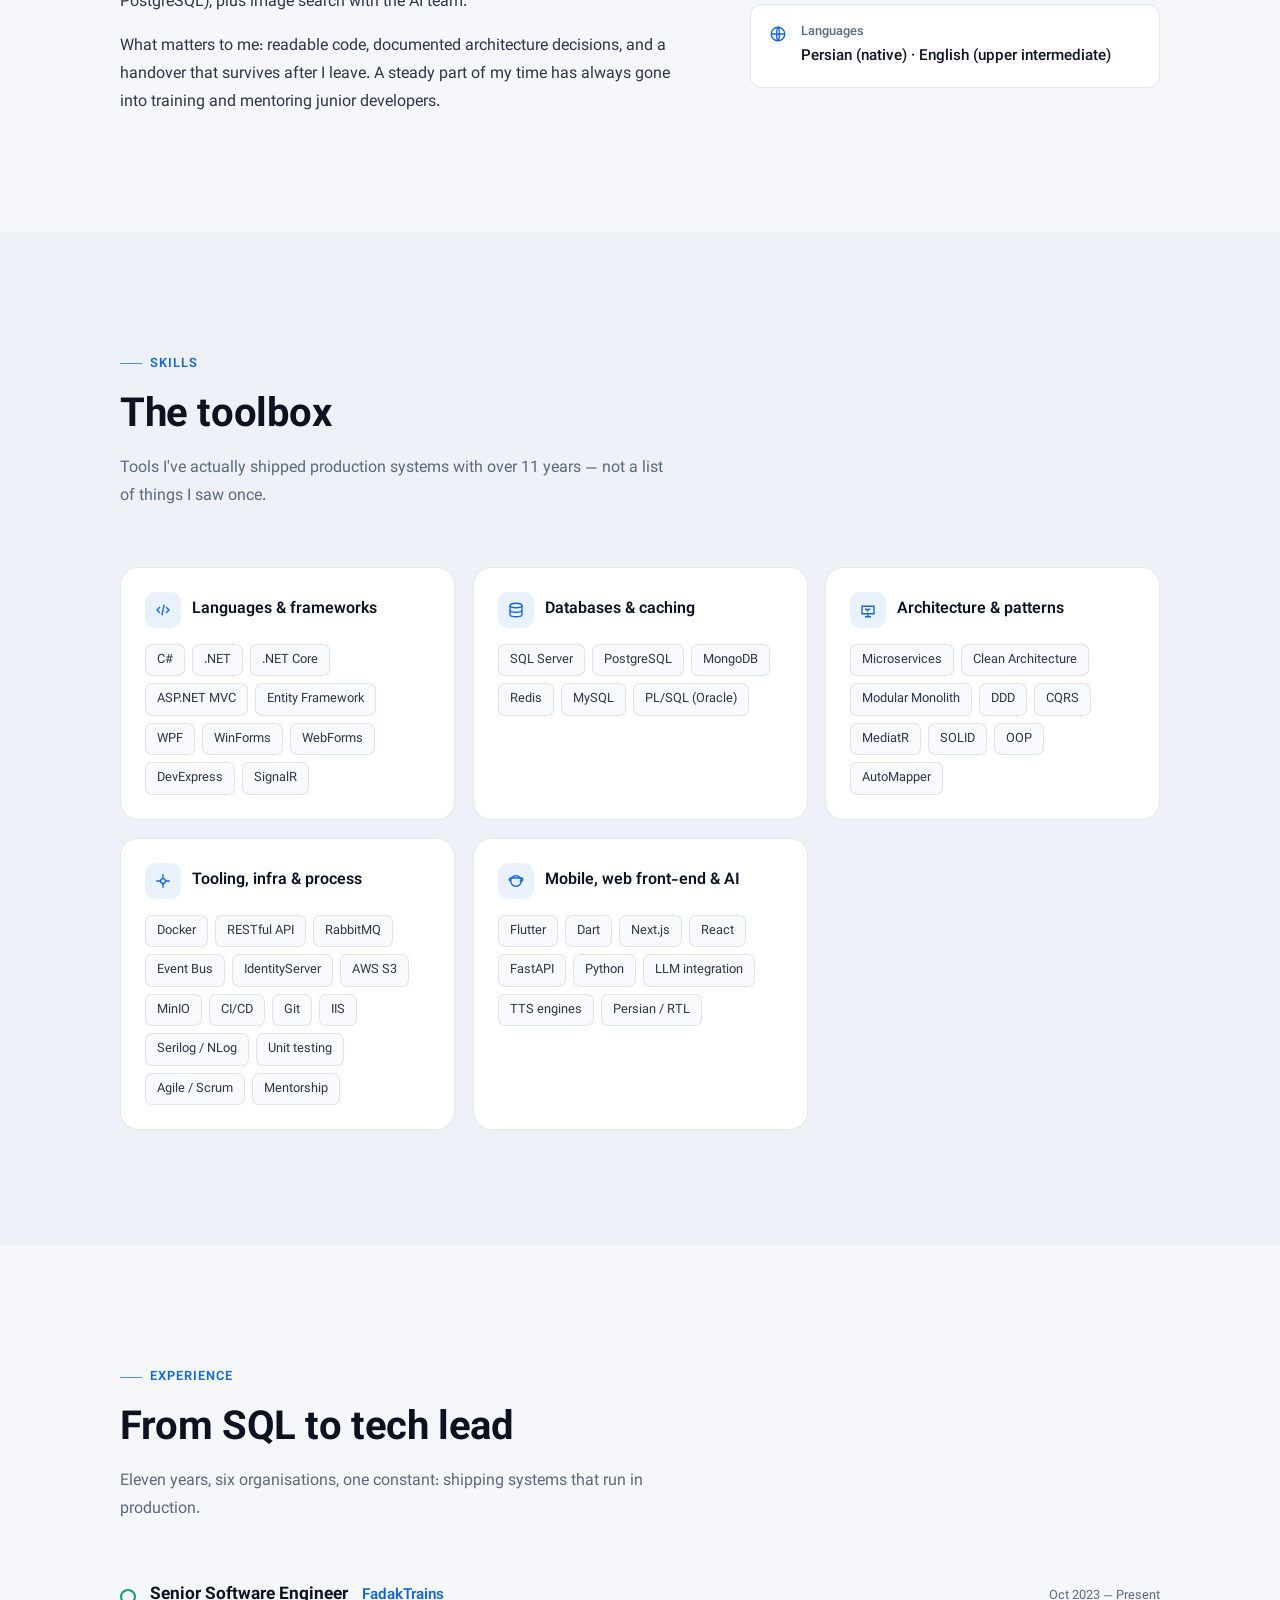
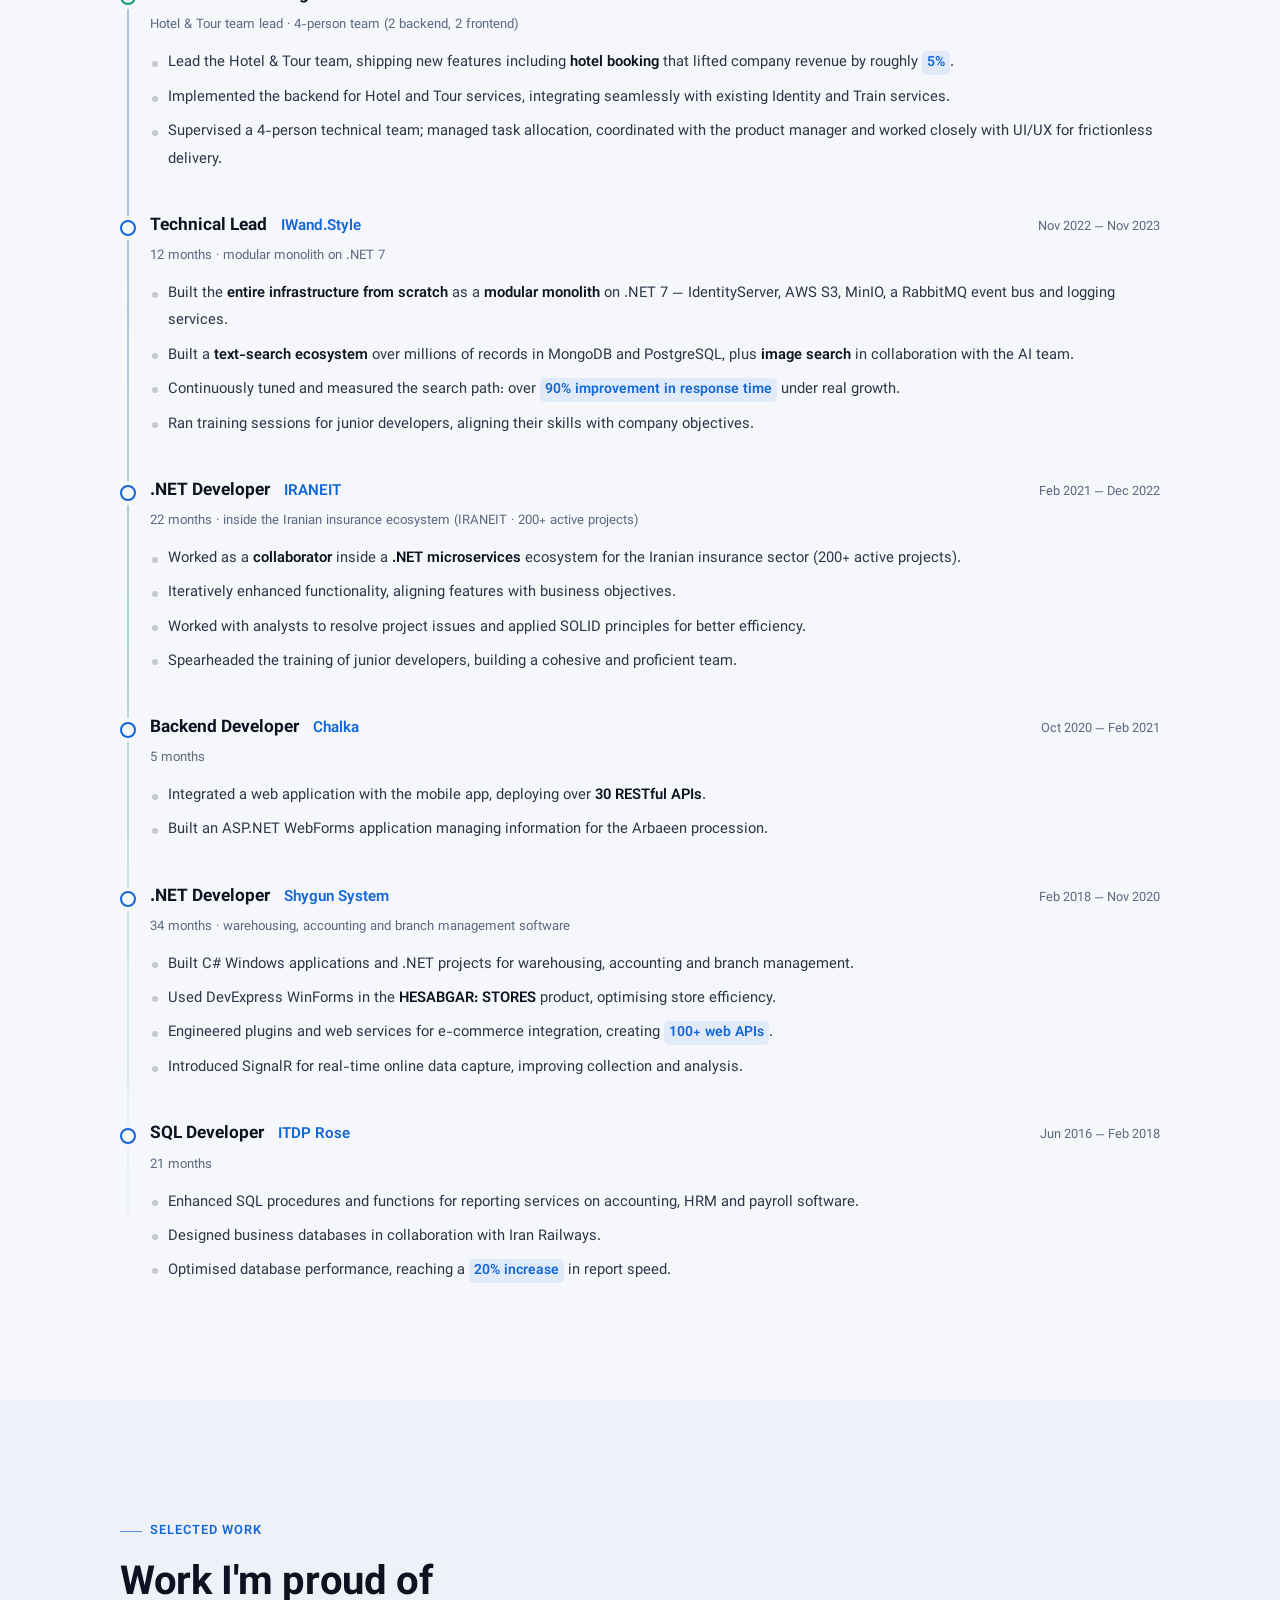
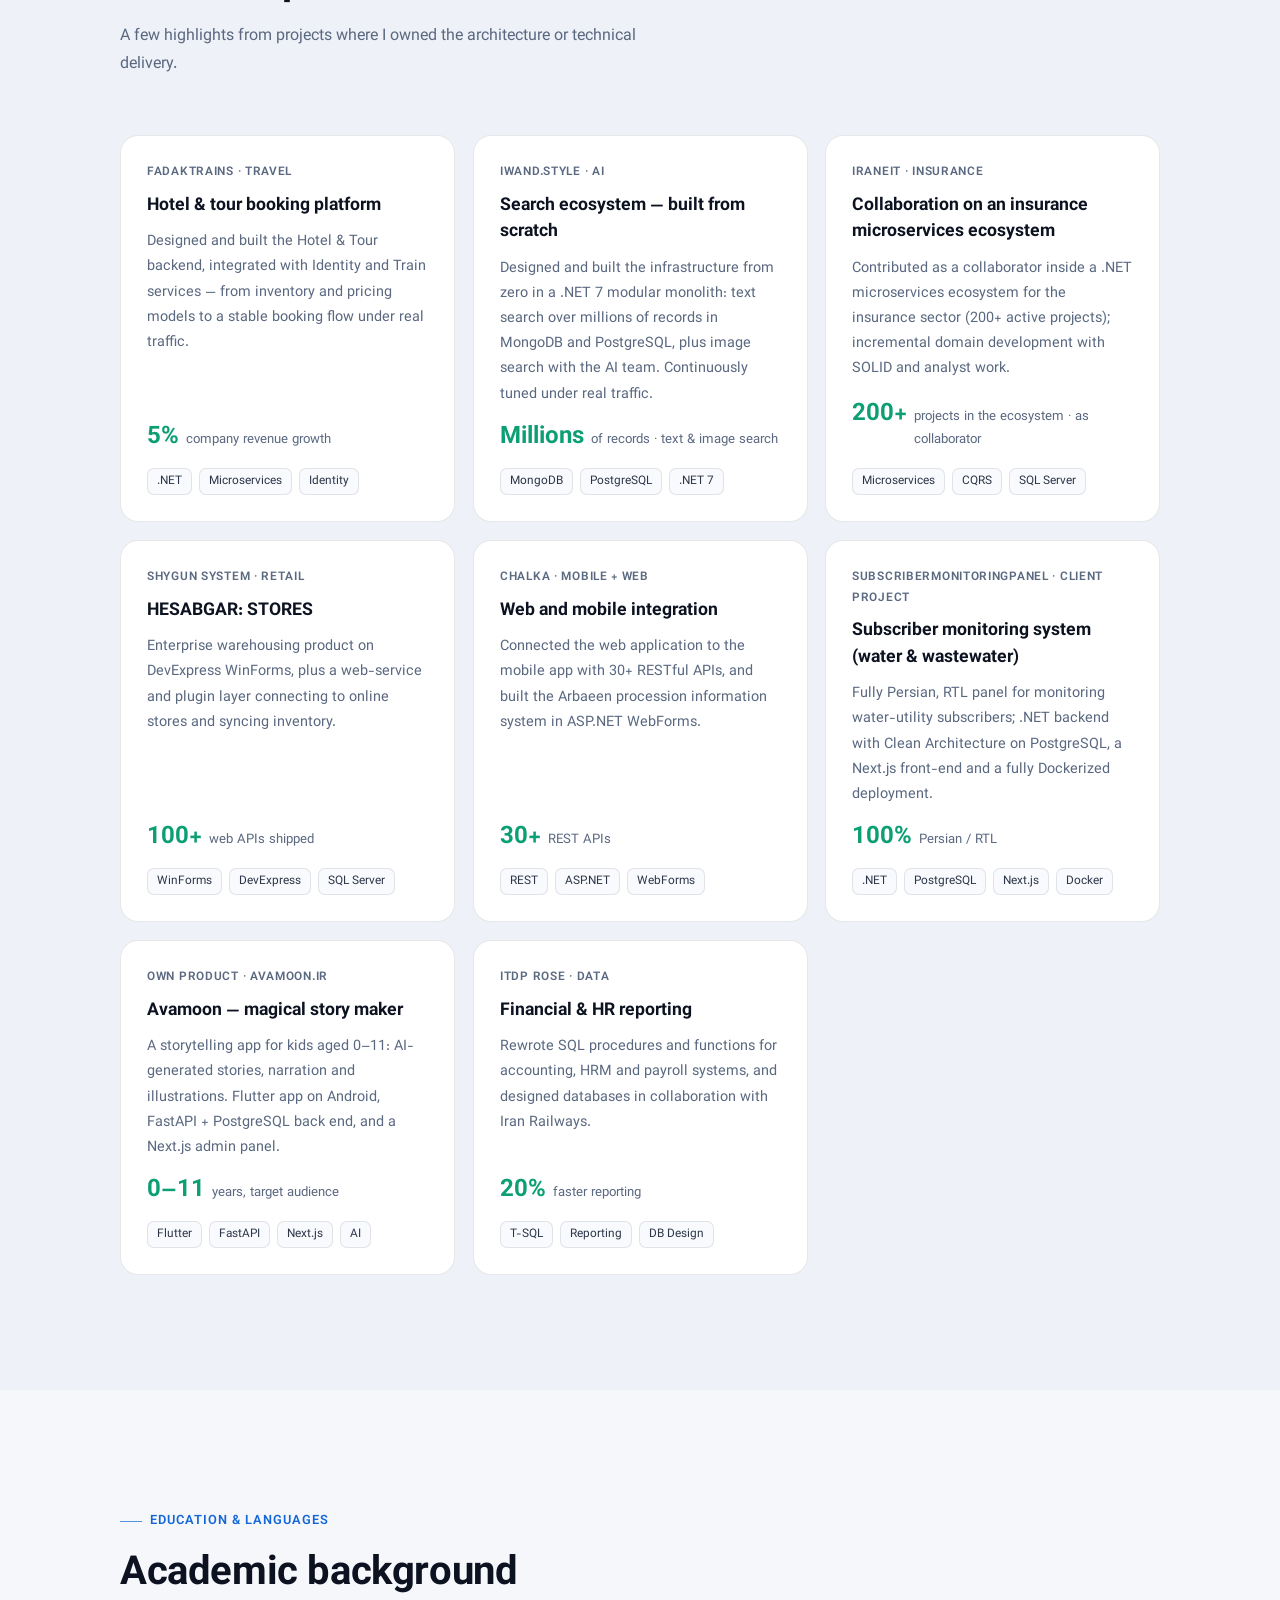
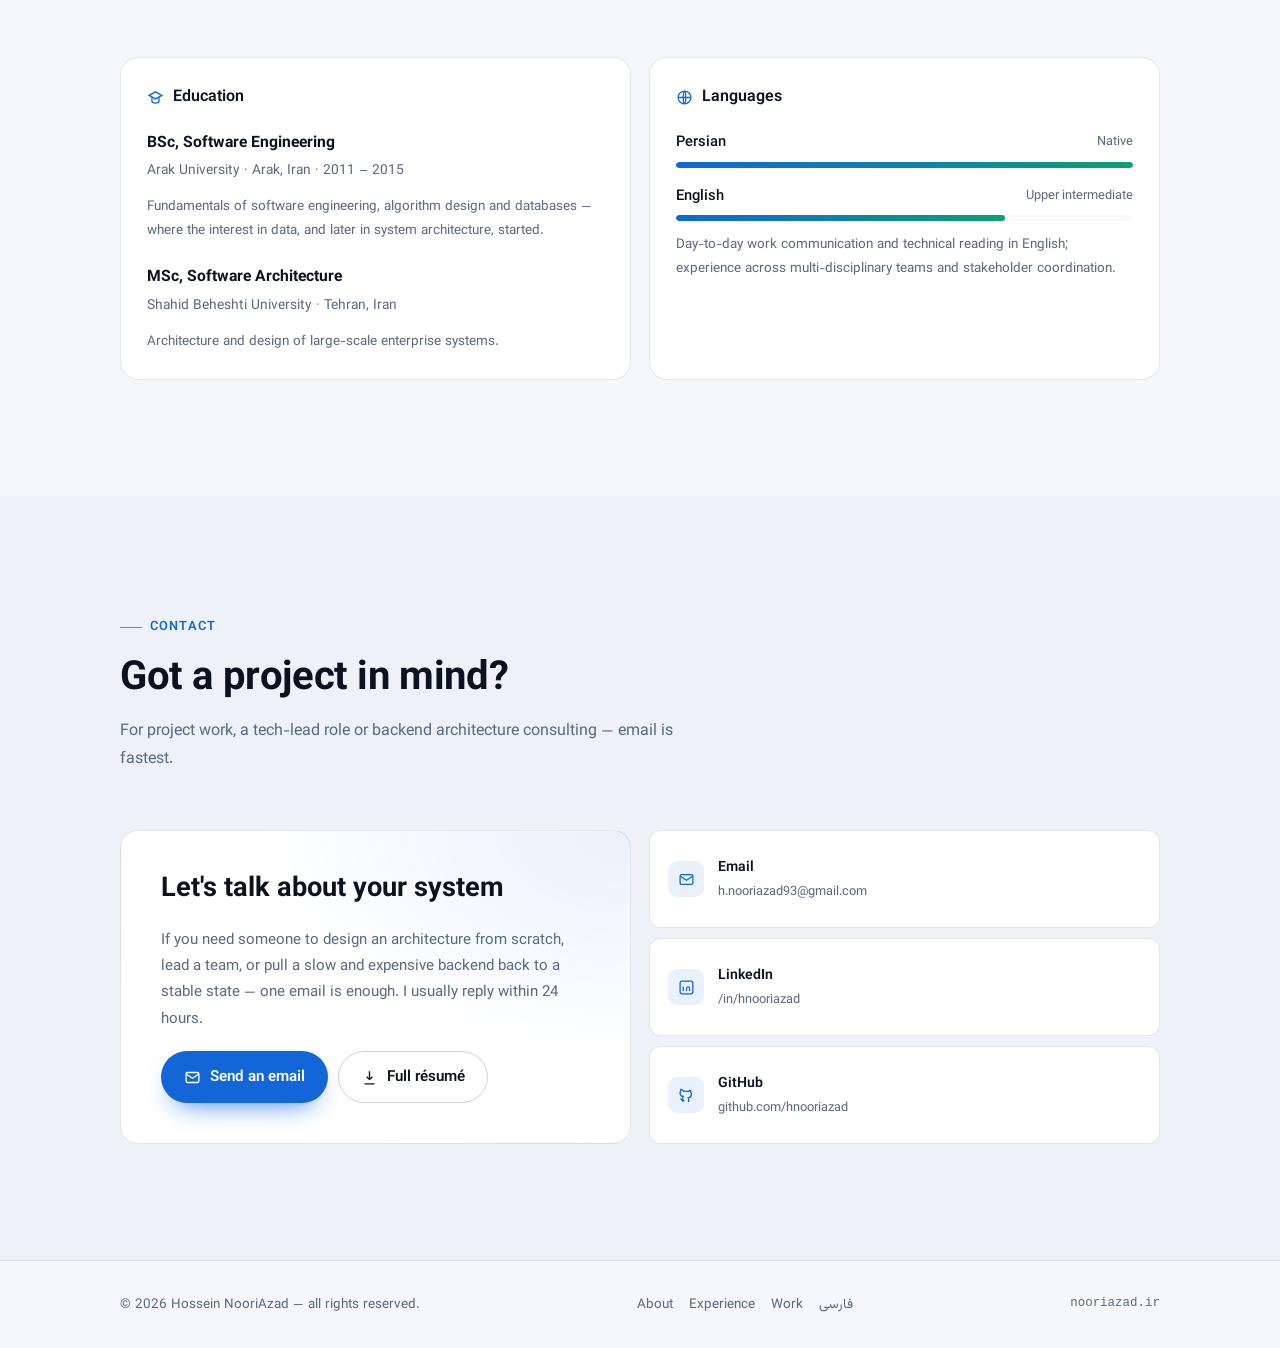
<file: en/index.html>
<!DOCTYPE html>
<html lang="en" dir="ltr" data-theme="dark">
<head>
<meta charset="UTF-8">
<meta name="viewport" content="width=device-width, initial-scale=1">
<title>Hossein NooriAzad (حسین نوری آزاد) | Senior Software Engineer &amp; Tech Lead</title>
<meta name="description" content="Portfolio of Hossein NooriAzad — senior software engineer and tech lead with 11+ years building scalable backends and microservices with C#/.NET, SQL Server, PostgreSQL, MongoDB and Redis.">
<meta name="author" content="Hossein NooriAzad">
<meta name="google-site-verification" content="HyUmUBlOf6pAmRCMXipKhyD1n1tbhVQm8JWbTNBA1mAIlXdK0">
<meta name="keywords" content="Hossein NooriAzad, حسین نوری آزاد, نوری آزاد, senior software engineer Iran, .NET tech lead, personal website">
<meta property="og:profile:first_name" content="Hossein">
<meta property="og:profile:last_name" content="NooriAzad">
<meta name="theme-color" content="#07090e">
<link rel="canonical" href="https://nooriazad.ir/en/">
<link rel="alternate" hreflang="fa" href="https://nooriazad.ir/">
<link rel="alternate" hreflang="en" href="https://nooriazad.ir/en/">
<link rel="alternate" hreflang="x-default" href="https://nooriazad.ir/">
<link rel="icon" href="../assets/img/favicon.svg" type="image/svg+xml">
<link rel="apple-touch-icon" href="../assets/img/favicon.svg">

<meta property="og:type" content="profile">
<meta property="og:locale" content="en_US">
<meta property="og:site_name" content="nooriazad.ir">
<meta property="og:title" content="Hossein NooriAzad (حسین نوری آزاد) | Senior Software Engineer &amp; Tech Lead">
<meta property="og:description" content="11+ years shipping complete software products: enterprise services on .NET, mobile apps and web panels. Clean architecture, measurable performance, dependable delivery.">
<meta property="og:url" content="https://nooriazad.ir/en/">
<meta property="og:image" content="https://nooriazad.ir/assets/img/og.png">
<meta name="twitter:card" content="summary_large_image">
<meta name="twitter:creator" content="@hnooriazad">
<meta name="twitter:image" content="https://nooriazad.ir/assets/img/og.png">

<link rel="preload" href="../assets/fonts/Vazirmatn-Regular.woff2" as="font" type="font/woff2" crossorigin>
<link rel="preload" href="../assets/fonts/Vazirmatn-Bold.woff2" as="font" type="font/woff2" crossorigin>
<link rel="stylesheet" href="../assets/css/style.css">

<script type="application/ld+json">
{
  "@context": "https://schema.org",
  "@type": "Person",
  "name": "Hossein NooriAzad",
  "jobTitle": "Senior Software Engineer / Tech Lead",
  "url": "https://nooriazad.ir/en/",
  "email": "mailto:h.nooriazad93@gmail.com",
  "sameAs": ["https://www.linkedin.com/in/hnooriazad", "https://github.com/hnooriazad", "https://www.google.com/search?q=%22Hossein+NooriAzad%22"],
  "knowsAbout": ["C#", ".NET", "ASP.NET Core", "Microservices", "SQL Server", "PostgreSQL", "MongoDB", "Redis", "RabbitMQ", "Docker", "Clean Architecture", "CQRS", "DDD"],
  "nationality": { "@type": "Country", "name": "Iran" },
  "address": { "@type": "PostalAddress", "addressCountry": "IR", "addressRegion": "Tehran" },
  "alumniOf": [ { "@type": "CollegeOrUniversity", "name": "Shahid Beheshti University" }, { "@type": "CollegeOrUniversity", "name": "Arak University" } ]
}
</script>
</head>
<body>

<header class="header" id="top">
  <div class="container header__inner">
    <a class="brand" href="#top" aria-label="Hossein NooriAzad — home">
      <span class="brand__mark">HN</span>
      <span class="brand__text">Hossein NooriAzad · حسین نوری آزاد<small>Senior Software Engineer</small></span>
    </a>

    <nav class="nav" aria-label="Main navigation">
      <a href="#about">About</a>
      <a href="#skills">Skills</a>
      <a href="#experience">Experience</a>
      <a href="#work">Work</a>
      <a href="#contact">Contact</a>
    </nav>

    <div class="header__actions">
      <a class="lang-btn" href="../" hreflang="fa" lang="fa" title="نسخهٔ فارسی">
        <svg viewBox="0 0 24 24" width="16" height="16" fill="none" stroke="currentColor" stroke-width="1.8"><circle cx="12" cy="12" r="9"/><path d="M3 12h18M12 3c2.5 2.7 2.5 15.3 0 18M12 3c-2.5 2.7-2.5 15.3 0 18"/></svg>
        <span>FA</span>
      </a>
      <button class="icon-btn" id="themeToggle" type="button" aria-label="Toggle theme" title="Light / dark">
        <svg viewBox="0 0 24 24" width="17" height="17" fill="none" stroke="currentColor" stroke-width="1.8"><path d="M21 12.8A9 9 0 1 1 11.2 3a7 7 0 0 0 9.8 9.8Z"/></svg>
      </button>
      <button class="icon-btn menu-btn" id="menuBtn" type="button" aria-label="Menu" aria-expanded="false">
        <svg viewBox="0 0 24 24" width="18" height="18" fill="none" stroke="currentColor" stroke-width="2"><path d="M4 7h16M4 12h16M4 17h16"/></svg>
      </button>
    </div>
  </div>
</header>

<div class="drawer" id="drawer" role="dialog" aria-modal="true" aria-label="Mobile menu">
  <div class="drawer__scrim" data-close></div>
  <div class="drawer__panel">
    <button class="icon-btn drawer__close" type="button" data-close aria-label="Close">
      <svg viewBox="0 0 24 24" width="17" height="17" fill="none" stroke="currentColor" stroke-width="2"><path d="M6 6l12 12M18 6 6 18"/></svg>
    </button>
    <a href="#about" data-close>About</a>
    <a href="#skills" data-close>Skills</a>
    <a href="#experience" data-close>Experience</a>
    <a href="#work" data-close>Work</a>
    <a href="#contact" data-close>Contact</a>
    <a href="../" hreflang="fa" lang="fa">فارسی</a>
  </div>
</div>

<section class="hero">
  <div id="gl" aria-hidden="true"></div>
  <div class="container hero__grid">
    <div>
      <span class="badge-live"><span class="dot-live"></span> Open to .NET project work</span>
      <h1>I build software<br>that <span class="grad">scale</span></h1>
      <p class="hero__role">Hossein NooriAzad — Senior Software Engineer · Tech Lead</p>
      <p class="hero__lead" data-name="Hossein NooriAzad">
        11+ years designing and shipping software products — enterprise services on .NET, mobile apps and web panels — across
        insurance, water utilities, travel and retail. I care about clean architecture, measurable performance,
        and delivery the next team can actually maintain.
      </p>
      <div class="hero__cta">
        <a class="btn btn--primary" href="../assets/Hossein-NooriAzad-Resume.pdf" download>
          <svg viewBox="0 0 24 24" fill="none" stroke="currentColor" stroke-width="1.9"><path d="M12 3v12m0 0 4-4m-4 4-4-4M5 21h14"/></svg>
          Download résumé (PDF)
        </a>
        <a class="btn btn--ghost" href="#experience">
          <svg viewBox="0 0 24 24" fill="none" stroke="currentColor" stroke-width="1.9"><path d="M4 6h16M4 12h16M4 18h10"/></svg>
          See experience
        </a>
      </div>
      <div class="hero__meta">
        <a href="mailto:h.nooriazad93@gmail.com">
          <svg viewBox="0 0 24 24" fill="none" stroke="currentColor" stroke-width="1.8"><rect x="3" y="5" width="18" height="14" rx="2"/><path d="m3 7 9 6 9-6"/></svg>
          h.nooriazad93@gmail.com
        </a>
        <a href="https://www.linkedin.com/in/hnooriazad" target="_blank" rel="noopener">
          <svg viewBox="0 0 24 24" fill="none" stroke="currentColor" stroke-width="1.8"><rect x="3" y="3" width="18" height="18" rx="3"/><path d="M7.5 10.5V17M7.5 7.6v.1M12 17v-3.6a2.2 2.2 0 0 1 4.4 0V17"/></svg>
          linkedin.com/in/hnooriazad
        </a>
        <a href="https://github.com/hnooriazad" target="_blank" rel="noopener">
          <svg viewBox="0 0 24 24" fill="none" stroke="currentColor" stroke-width="1.8"><path d="M9 19c-4 1.2-4-2.2-5.5-2.8M15 21v-3.6c0-1 .1-1.4-.5-2 2.3-.3 4.5-1.1 4.5-5a3.9 3.9 0 0 0-1.1-2.7 3.6 3.6 0 0 0-.1-2.7s-1.1-.3-3.6 1.3a12.4 12.4 0 0 0-6.5 0C5.2 2.7 4.1 3 4.1 3a3.6 3.6 0 0 0-.1 2.7A3.9 3.9 0 0 0 2.9 8.4c0 3.8 2.1 4.6 4.4 4.9-.5.6-.6 1.3-.5 2V21"/></svg>
          github.com/hnooriazad
        </a>
      </div>
    </div>

    <div class="codecard" aria-hidden="true">
      <div class="codecard__bar"><span></span><span></span><span></span><em class="codecard__name">profile.cs</em></div>
<pre><span class="c">// ship it, then make it fast.</span>
<span class="k">public class</span> <span class="p">Engineer</span>
{
    <span class="k">public string</span> Name = <span class="s">"Hossein NooriAzad"</span>;
    <span class="k">public string</span> Role = <span class="s">"Senior .NET Engineer"</span>;
    <span class="k">public int</span> Years = <span class="n">11</span>;

    <span class="k">public string</span>[] Stack =
        { <span class="s">"C#"</span>, <span class="s">".NET"</span>, <span class="s">"SQL Server"</span>,
          <span class="s">"PostgreSQL"</span>, <span class="s">"MongoDB"</span>, <span class="s">"Redis"</span> };

    <span class="k">public string</span>[] Architecture =
        { <span class="s">"Microservices"</span>, <span class="s">"CQRS"</span>, <span class="s">"DDD"</span>,
          <span class="s">"Clean Architecture"</span> };

    <span class="k">public</span> Task&lt;Product&gt; Build(Idea i) =&gt; i.Deliver();
}</pre>
    </div>
  </div>
</section>

<div class="container" style="padding-bottom: clamp(20px,4vw,40px)">
  <div class="stats reveal">
    <div class="stat"><div class="stat__num">11+</div><div class="stat__label">Years of development</div></div>
    <div class="stat"><div class="stat__num">200+</div><div class="stat__label">Insurance-ecosystem projects · as collaborator</div></div>
    <div class="stat"><div class="stat__num">90%</div><div class="stat__label">Faster search responses</div></div>
    <div class="stat"><div class="stat__num">5%</div><div class="stat__label">Revenue growth delivered</div></div>
  </div>
</div>

<section class="section" id="about">
  <div class="container">
    <div class="head reveal">
      <span class="eyebrow">About</span>
      <h2 class="section-title">An engineer who writes code for the next team</h2>
    </div>

    <div class="about">
      <div class="reveal">
        <p>
          I'm <strong>Hossein NooriAzad</strong>, a software engineer with 11+ years building
          enterprise backends. My path started in SQL and reporting, continued through desktop
          applications on DevExpress, and today, beyond microservices and Clean Architecture, I ship end-to-end products —
          web panels, mobile apps and AI integrations.
        </p>
        <p>
          At <strong>FadakTrains</strong> I lead the Hotel &amp; Tour team, where shipping one
          backend capability — hotel booking — moved company revenue by roughly
          <strong>5%</strong>. Before that at <strong>IWand</strong> I built the entire infrastructure from
          scratch — a modular monolith on .NET 7 — including a text-search ecosystem over
          millions of records (MongoDB + PostgreSQL), plus image search with the AI team.
        </p>
        <p>
          What matters to me: readable code, documented architecture decisions, and a handover
          that survives after I leave. A steady part of my time has always gone into training and
          mentoring junior developers.
        </p>
      </div>

      <div class="factlist reveal">
        <div class="fact">
          <svg viewBox="0 0 24 24" fill="none" stroke="currentColor" stroke-width="1.8"><rect x="3" y="7" width="18" height="13" rx="2"/><path d="M9 7V5a2 2 0 0 1 2-2h2a2 2 0 0 1 2 2v2"/></svg>
          <div><b>Current role</b><span>Senior Software Engineer · FadakTrains</span></div>
        </div>
        <div class="fact">
          <svg viewBox="0 0 24 24" fill="none" stroke="currentColor" stroke-width="1.8"><path d="M3 9l9-5 9 5-9 5-9-5Z"/><path d="M7 11.5V17c0 1.5 2.2 3 5 3s5-1.5 5-3v-5.5"/></svg>
          <div><b>Education</b><span>MSc Software Architecture · SBU</span></div>
        </div>
        <div class="fact">
          <svg viewBox="0 0 24 24" fill="none" stroke="currentColor" stroke-width="1.8"><path d="M12 3v18M5 8l7-5 7 5M5 16l7 5 7-5"/></svg>
          <div><b>Focus</b><span>Architecture, performance, complete products</span></div>
        </div>
        <div class="fact">
          <svg viewBox="0 0 24 24" fill="none" stroke="currentColor" stroke-width="1.8"><circle cx="12" cy="12" r="9"/><path d="M3 12h18M12 3c2.4 2.6 2.4 15.4 0 18M12 3c-2.4 2.6-2.4 15.4 0 18"/></svg>
          <div><b>Languages</b><span>Persian (native) · English (upper intermediate)</span></div>
        </div>
      </div>
    </div>
  </div>
</section>

<section class="section section--alt" id="skills">
  <div class="container">
    <div class="head reveal">
      <span class="eyebrow">Skills</span>
      <h2 class="section-title">The toolbox</h2>
      <p class="section-sub">Tools I've actually shipped production systems with over 11 years — not a list of things I saw once.</p>
    </div>

    <div class="skills">
      <article class="skillcard reveal">
        <div class="skillcard__head">
          <span class="skillcard__icon"><svg viewBox="0 0 24 24" fill="none" stroke="currentColor" stroke-width="1.8"><path d="m8 8-4 4 4 4M16 8l4 4-4 4M13.5 5l-3 14"/></svg></span>
          <h3>Languages &amp; frameworks</h3>
        </div>
        <div class="pills">
          <span class="pill">C#</span><span class="pill">.NET</span><span class="pill">.NET Core</span>
          <span class="pill">ASP.NET MVC</span><span class="pill">Entity Framework</span>
          <span class="pill">WPF</span><span class="pill">WinForms</span><span class="pill">WebForms</span>
          <span class="pill">DevExpress</span><span class="pill">SignalR</span>
        </div>
      </article>

      <article class="skillcard reveal">
        <div class="skillcard__head">
          <span class="skillcard__icon"><svg viewBox="0 0 24 24" fill="none" stroke="currentColor" stroke-width="1.8"><ellipse cx="12" cy="6" rx="8" ry="3"/><path d="M4 6v6c0 1.7 3.6 3 8 3s8-1.3 8-3V6M4 12v6c0 1.7 3.6 3 8 3s8-1.3 8-3v-6"/></svg></span>
          <h3>Databases &amp; caching</h3>
        </div>
        <div class="pills">
          <span class="pill">SQL Server</span><span class="pill">PostgreSQL</span><span class="pill">MongoDB</span>
          <span class="pill">Redis</span><span class="pill">MySQL</span><span class="pill">PL/SQL (Oracle)</span>
        </div>
      </article>

      <article class="skillcard reveal">
        <div class="skillcard__head">
          <span class="skillcard__icon"><svg viewBox="0 0 24 24" fill="none" stroke="currentColor" stroke-width="1.8"><path d="M4 7h16v10H4z"/><path d="M8 21h8M12 17v4"/><path d="M8 11h2l1.5 2L13 11h2"/></svg></span>
          <h3>Architecture &amp; patterns</h3>
        </div>
        <div class="pills">
          <span class="pill">Microservices</span><span class="pill">Clean Architecture</span>
          <span class="pill">Modular Monolith</span><span class="pill">DDD</span>
          <span class="pill">CQRS</span><span class="pill">MediatR</span>
          <span class="pill">SOLID</span><span class="pill">OOP</span><span class="pill">AutoMapper</span>
        </div>
      </article>

      <article class="skillcard reveal">
        <div class="skillcard__head">
          <span class="skillcard__icon"><svg viewBox="0 0 24 24" fill="none" stroke="currentColor" stroke-width="1.8"><path d="M12 3v6m0 6v6M3 12h6m6 0h6"/><circle cx="12" cy="12" r="3.2"/></svg></span>
          <h3>Tooling, infra &amp; process</h3>
        </div>
        <div class="pills">
          <span class="pill">Docker</span><span class="pill">RESTful API</span><span class="pill">RabbitMQ</span>
          <span class="pill">Event Bus</span><span class="pill">IdentityServer</span>
          <span class="pill">AWS S3</span><span class="pill">MinIO</span><span class="pill">CI/CD</span>
          <span class="pill">Git</span><span class="pill">IIS</span><span class="pill">Serilog / NLog</span>
          <span class="pill">Unit testing</span><span class="pill">Agile / Scrum</span><span class="pill">Mentorship</span>
        </div>
      </article>

      <article class="skillcard reveal">
        <div class="skillcard__head">
          <span class="skillcard__icon"><svg viewBox="0 0 24 24" fill="none" stroke="currentColor" stroke-width="1.8"><path d="M12 19a7 7 0 0 1-7-7 7 7 0 0 1 7-7 7 7 0 0 1 7 7 7 7 0 0 1-7 7Zm-7-7H5a2 2 0 0 1-2-2 2 2 0 0 1 2-2h14a2 2 0 0 1 2 2 2 2 0 0 1-2 2h-2"/></svg></span>
          <h3>Mobile, web front-end &amp; AI</h3>
        </div>
        <div class="pills">
          <span class="pill">Flutter</span><span class="pill">Dart</span>
          <span class="pill">Next.js</span><span class="pill">React</span>
          <span class="pill">FastAPI</span><span class="pill">Python</span>
          <span class="pill">LLM integration</span><span class="pill">TTS engines</span>
          <span class="pill">Persian / RTL</span>
        </div>
      </article>
    </div>
  </div>
</section>

<section class="section" id="experience">
  <div class="container">
    <div class="head reveal">
      <span class="eyebrow">Experience</span>
      <h2 class="section-title">From SQL to tech lead</h2>
      <p class="section-sub">Eleven years, six organisations, one constant: shipping systems that run in production.</p>
    </div>

    <div class="timeline">
      <article class="job reveal">
        <div class="job__top">
          <h3 class="job__role">Senior Software Engineer</h3>
          <a class="job__company" href="https://fadaktrains.com" target="_blank" rel="noopener">FadakTrains</a>
          <span class="job__when">Oct 2023 — Present</span>
        </div>
        <div class="job__where">Hotel &amp; Tour team lead · 4-person team (2 backend, 2 frontend)</div>
        <ul>
          <li>Lead the Hotel &amp; Tour team, shipping new features including <b>hotel booking</b> that lifted company revenue by roughly <mark>5%</mark>.</li>
          <li>Implemented the backend for Hotel and Tour services, integrating seamlessly with existing Identity and Train services.</li>
          <li>Supervised a 4-person technical team; managed task allocation, coordinated with the product manager and worked closely with UI/UX for frictionless delivery.</li>
        </ul>
      </article>

      <article class="job reveal">
        <div class="job__top">
          <h3 class="job__role">Technical Lead</h3>
          <span class="job__company">IWand.Style</span>
          <span class="job__when">Nov 2022 — Nov 2023</span>
        </div>
        <div class="job__where">12 months · modular monolith on .NET 7</div>
        <ul>
          <li>Built the <b>entire infrastructure from scratch</b> as a <b>modular monolith</b> on .NET 7 — IdentityServer, AWS S3, MinIO, a RabbitMQ event bus and logging services.</li>
          <li>Built a <b>text-search ecosystem</b> over millions of records in MongoDB and PostgreSQL, plus <b>image search</b> in collaboration with the AI team.</li>
          <li>Continuously tuned and measured the search path: over <mark>90% improvement in response time</mark> under real growth.</li>
          <li>Ran training sessions for junior developers, aligning their skills with company objectives.</li>
        </ul>
      </article>

      <article class="job reveal">
        <div class="job__top">
          <h3 class="job__role">.NET Developer</h3>
          <a class="job__company" href="https://www.iraneit.com/" target="_blank" rel="noopener">IRANEIT</a>
          <span class="job__when">Feb 2021 — Dec 2022</span>
        </div>
        <div class="job__where">22 months · inside the Iranian insurance ecosystem (IRANEIT · 200+ active projects) </div>
        <ul>
          <li>Worked as a <b>collaborator</b> inside a <b>.NET microservices</b> ecosystem for the Iranian insurance sector (200+ active projects).</li>
          <li>Iteratively enhanced functionality, aligning features with business objectives.</li>
          <li>Worked with analysts to resolve project issues and applied SOLID principles for better efficiency.</li>
          <li>Spearheaded the training of junior developers, building a cohesive and proficient team.</li>
        </ul>
      </article>

      <article class="job reveal">
        <div class="job__top">
          <h3 class="job__role">Backend Developer</h3>
          <span class="job__company">Chalka</span>
          <span class="job__when">Oct 2020 — Feb 2021</span>
        </div>
        <div class="job__where">5 months</div>
        <ul>
          <li>Integrated a web application with the mobile app, deploying over <b>30 RESTful APIs</b>.</li>
          <li>Built an ASP.NET WebForms application managing information for the Arbaeen procession.</li>
        </ul>
      </article>

      <article class="job reveal">
        <div class="job__top">
          <h3 class="job__role">.NET Developer</h3>
          <span class="job__company">Shygun System</span>
          <span class="job__when">Feb 2018 — Nov 2020</span>
        </div>
        <div class="job__where">34 months · warehousing, accounting and branch management software</div>
        <ul>
          <li>Built C# Windows applications and .NET projects for warehousing, accounting and branch management.</li>
          <li>Used DevExpress WinForms in the <b>HESABGAR: STORES</b> product, optimising store efficiency.</li>
          <li>Engineered plugins and web services for e-commerce integration, creating <mark>100+ web APIs</mark>.</li>
          <li>Introduced SignalR for real-time online data capture, improving collection and analysis.</li>
        </ul>
      </article>

      <article class="job reveal">
        <div class="job__top">
          <h3 class="job__role">SQL Developer</h3>
          <span class="job__company">ITDP Rose</span>
          <span class="job__when">Jun 2016 — Feb 2018</span>
        </div>
        <div class="job__where">21 months</div>
        <ul>
          <li>Enhanced SQL procedures and functions for reporting services on accounting, HRM and payroll software.</li>
          <li>Designed business databases in collaboration with Iran Railways.</li>
          <li>Optimised database performance, reaching a <mark>20% increase</mark> in report speed.</li>
        </ul>
      </article>
    </div>
  </div>
</section>

<section class="section section--alt" id="work">
  <div class="container">
    <div class="head reveal">
      <span class="eyebrow">Selected work</span>
      <h2 class="section-title">Work I'm proud of</h2>
      <p class="section-sub">A few highlights from projects where I owned the architecture or technical delivery.</p>
    </div>

    <div class="projects">
      <article class="project reveal">
        <div class="project__kicker">FadakTrains · Travel</div>
        <h3>Hotel &amp; tour booking platform</h3>
        <p>Designed and built the Hotel &amp; Tour backend, integrated with Identity and Train services — from inventory and pricing models to a stable booking flow under real traffic.</p>
        <div class="project__metric"><b>5%</b><span>company revenue growth</span></div>
        <div class="pills"><span class="pill">.NET</span><span class="pill">Microservices</span><span class="pill">Identity</span></div>
      </article>

      <article class="project reveal">
        <div class="project__kicker">IWand.Style · AI</div>
        <h3>Search ecosystem — built from scratch</h3>
        <p>Designed and built the infrastructure from zero in a .NET 7 modular monolith: text search over millions of records in MongoDB and PostgreSQL, plus image search with the AI team. Continuously tuned under real traffic.</p>
        <div class="project__metric"><b>Millions</b><span>of records · text &amp; image search</span></div>
        <div class="pills"><span class="pill">MongoDB</span><span class="pill">PostgreSQL</span><span class="pill">.NET 7</span></div>
      </article>

      <article class="project reveal">
        <div class="project__kicker">IRANEIT · Insurance</div>
        <h3>Collaboration on an insurance microservices ecosystem</h3>
        <p>Contributed as a collaborator inside a .NET microservices ecosystem for the insurance sector (200+ active projects); incremental domain development with SOLID and analyst work.</p>
        <div class="project__metric"><b>200+</b><span>projects in the ecosystem · as collaborator</span></div>
        <div class="pills"><span class="pill">Microservices</span><span class="pill">CQRS</span><span class="pill">SQL Server</span></div>
      </article>

      <article class="project reveal">
        <div class="project__kicker">Shygun System · Retail</div>
        <h3>HESABGAR: STORES</h3>
        <p>Enterprise warehousing product on DevExpress WinForms, plus a web-service and plugin layer connecting to online stores and syncing inventory.</p>
        <div class="project__metric"><b>100+</b><span>web APIs shipped</span></div>
        <div class="pills"><span class="pill">WinForms</span><span class="pill">DevExpress</span><span class="pill">SQL Server</span></div>
      </article>

      <article class="project reveal">
        <div class="project__kicker">Chalka · Mobile + web</div>
        <h3>Web and mobile integration</h3>
        <p>Connected the web application to the mobile app with 30+ RESTful APIs, and built the Arbaeen procession information system in ASP.NET WebForms.</p>
        <div class="project__metric"><b>30+</b><span>REST APIs</span></div>
        <div class="pills"><span class="pill">REST</span><span class="pill">ASP.NET</span><span class="pill">WebForms</span></div>
      </article>

      <article class="project reveal">
        <div class="project__kicker">SubscriberMonitoringPanel · client project</div>
        <h3>Subscriber monitoring system (water &amp; wastewater)</h3>
        <p>Fully Persian, RTL panel for monitoring water-utility subscribers; .NET backend with Clean Architecture on PostgreSQL, a Next.js front-end and a fully Dockerized deployment.</p>
        <div class="project__metric"><b>100%</b><span>Persian / RTL</span></div>
        <div class="pills"><span class="pill">.NET</span><span class="pill">PostgreSQL</span><span class="pill">Next.js</span><span class="pill">Docker</span></div>
      </article>

      <article class="project reveal">
        <div class="project__kicker">Own product · avamoon.ir</div>
        <h3>Avamoon — magical story maker</h3>
        <p>A storytelling app for kids aged 0–11: AI-generated stories, narration and illustrations. Flutter app on Android, FastAPI + PostgreSQL back end, and a Next.js admin panel.</p>
        <div class="project__metric"><b>0–11</b><span>years, target audience</span></div>
        <div class="pills"><span class="pill">Flutter</span><span class="pill">FastAPI</span><span class="pill">Next.js</span><span class="pill">AI</span></div>
      </article>

      <article class="project reveal">
        <div class="project__kicker">ITDP Rose · Data</div>
        <h3>Financial &amp; HR reporting</h3>
        <p>Rewrote SQL procedures and functions for accounting, HRM and payroll systems, and designed databases in collaboration with Iran Railways.</p>
        <div class="project__metric"><b>20%</b><span>faster reporting</span></div>
        <div class="pills"><span class="pill">T-SQL</span><span class="pill">Reporting</span><span class="pill">DB Design</span></div>
      </article>
    </div>
  </div>
</section>

<section class="section" id="education">
  <div class="container">
    <div class="head reveal">
      <span class="eyebrow">Education &amp; languages</span>
      <h2 class="section-title">Academic background</h2>
    </div>

    <div class="split">
      <div class="panel reveal">
        <h3><svg viewBox="0 0 24 24" fill="none" stroke="currentColor" stroke-width="1.8"><path d="M3 9l9-5 9 5-9 5-9-5Z"/><path d="M7 11.5V17c0 1.5 2.2 3 5 3s5-1.5 5-3v-5.5"/></svg> Education</h3>
        <div class="edu__title">BSc, Software Engineering</div>
        <div class="edu__meta">Arak University · Arak, Iran · 2011 – 2015</div>
        <p class="edu__note">Fundamentals of software engineering, algorithm design and databases — where the interest in data, and later in system architecture, started.</p>
        <div class="edu__title" style="margin-top:22px">MSc, Software Architecture</div>
        <div class="edu__meta">Shahid Beheshti University · Tehran, Iran</div>
        <p class="edu__note">Architecture and design of large-scale enterprise systems.</p>
      </div>

      <div class="panel reveal">
        <h3><svg viewBox="0 0 24 24" fill="none" stroke="currentColor" stroke-width="1.8"><circle cx="12" cy="12" r="9"/><path d="M3 12h18M12 3c2.4 2.6 2.4 15.4 0 18M12 3c-2.4 2.6-2.4 15.4 0 18"/></svg> Languages</h3>
        <div class="lang-row">
          <div class="lang-item">
            <span>Persian</span><em>Native</em>
            <div class="bar"><i style="width:100%"></i></div>
          </div>
          <div class="lang-item">
            <span>English</span><em>Upper intermediate</em>
            <div class="bar"><i style="width:72%"></i></div>
          </div>
        </div>
        <p class="edu__note">Day-to-day work communication and technical reading in English; experience across multi-disciplinary teams and stakeholder coordination.</p>
      </div>
    </div>
  </div>
</section>

<section class="section section--alt" id="contact">
  <div class="container">
    <div class="head reveal">
      <span class="eyebrow">Contact</span>
      <h2 class="section-title">Got a project in mind?</h2>
      <p class="section-sub">For project work, a tech-lead role or backend architecture consulting — email is fastest.</p>
    </div>

    <div class="contact">
      <div class="contact__card reveal">
        <h3>Let's talk about your system</h3>
        <p>
          If you need someone to design an architecture from scratch, lead a team, or pull a slow
          and expensive backend back to a stable state — one email is enough. I usually reply
          within 24 hours.
        </p>
        <div style="display:flex;flex-wrap:wrap;gap:10px">
          <a class="btn btn--primary" href="mailto:h.nooriazad93@gmail.com?subject=Project%20collaboration">
            <svg viewBox="0 0 24 24" fill="none" stroke="currentColor" stroke-width="1.9"><rect x="3" y="5" width="18" height="14" rx="2"/><path d="m3 7 9 6 9-6"/></svg>
            Send an email
          </a>
          <a class="btn btn--ghost" href="../assets/Hossein-NooriAzad-Resume.pdf" download>
            <svg viewBox="0 0 24 24" fill="none" stroke="currentColor" stroke-width="1.9"><path d="M12 3v12m0 0 4-4m-4 4-4-4M5 21h14"/></svg>
            Full résumé
          </a>
        </div>
      </div>

      <div class="contactlinks reveal">
        <a class="clink" href="mailto:h.nooriazad93@gmail.com">
          <span class="clink__icon"><svg viewBox="0 0 24 24" fill="none" stroke="currentColor" stroke-width="1.8"><rect x="3" y="5" width="18" height="14" rx="2"/><path d="m3 7 9 6 9-6"/></svg></span>
          <span><b>Email</b><small>h.nooriazad93@gmail.com</small></span>
        </a>
        <a class="clink" href="https://www.linkedin.com/in/hnooriazad" target="_blank" rel="noopener">
          <span class="clink__icon"><svg viewBox="0 0 24 24" fill="none" stroke="currentColor" stroke-width="1.8"><rect x="3" y="3" width="18" height="18" rx="3"/><path d="M7.5 10.5V17M7.5 7.6v.1M12 17v-3.6a2.2 2.2 0 0 1 4.4 0V17"/></svg></span>
          <span><b>LinkedIn</b><small>/in/hnooriazad</small></span>
        </a>
        <a class="clink" href="https://github.com/hnooriazad" target="_blank" rel="noopener">
          <span class="clink__icon"><svg viewBox="0 0 24 24" fill="none" stroke="currentColor" stroke-width="1.8"><path d="M9 19c-4 1.2-4-2.2-5.5-2.8M15 21v-3.6c0-1 .1-1.4-.5-2 2.3-.3 4.5-1.1 4.5-5a3.9 3.9 0 0 0-1.1-2.7 3.6 3.6 0 0 0-.1-2.7s-1.1-.3-3.6 1.3a12.4 12.4 0 0 0-6.5 0C5.2 2.7 4.1 3 4.1 3a3.6 3.6 0 0 0-.1 2.7A3.9 3.9 0 0 0 2.9 8.4c0 3.8 2.1 4.6 4.4 4.9-.5.6-.6 1.3-.5 2V21"/></svg></span>
          <span><b>GitHub</b><small>github.com/hnooriazad</small></span>
        </a>
      </div>
    </div>
  </div>
</section>

<footer class="footer">
  <div class="container footer__inner">
    <div>© <span id="year">2026</span> Hossein NooriAzad — all rights reserved.</div>
    <div class="footer__links">
      <a href="#about">About</a>
      <a href="#experience">Experience</a>
      <a href="#work">Work</a>
      <a href="../" hreflang="fa" lang="fa">فارسی</a>
    </div>
    <div class="mono">nooriazad.ir</div>
  </div>
</footer>

<script src="../assets/js/main.js" defer></script>
<script type="module" src="../assets/js/gl-hero.js"></script>
</body>
</html>
</file>
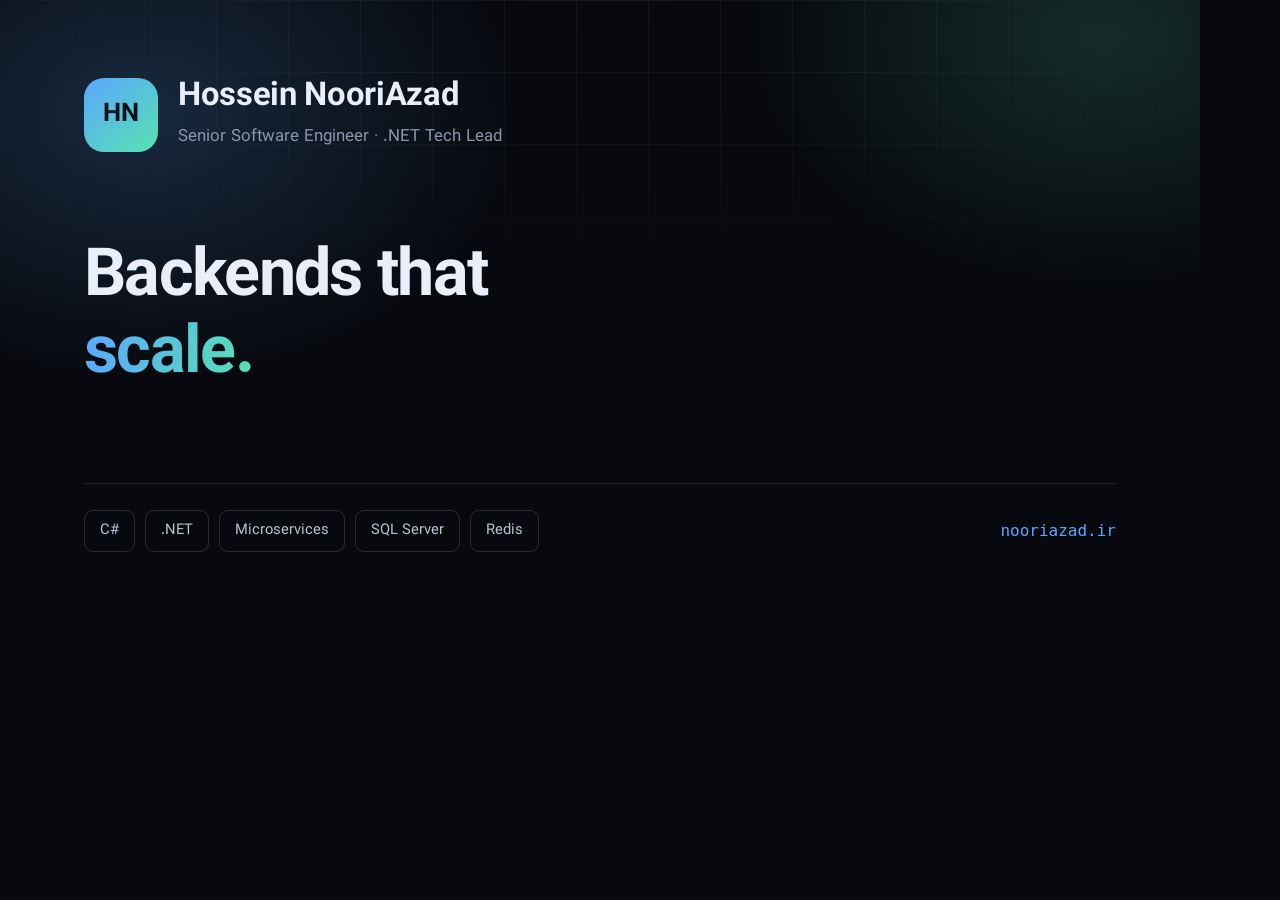
<file: _tools/og.html>
<!DOCTYPE html>
<html lang="en" dir="ltr">
<head>
<meta charset="UTF-8">
<title>OG image source — render at 1200×630</title>
<link rel="stylesheet" href="../assets/css/style.css">
<style>
  html, body { margin: 0; padding: 0; width: 1200px; height: 630px; overflow: hidden; background: #07090e; }
  .og {
    position: relative; width: 1200px; height: 630px; box-sizing: border-box;
    padding: 78px 84px; display: flex; flex-direction: column; justify-content: space-between;
    font-family: 'Vazirmatn', system-ui, sans-serif;
    background:
      radial-gradient(46% 62% at 12% 18%, rgba(90,167,255,.20), transparent 68%),
      radial-gradient(42% 56% at 92% 6%, rgba(87,226,176,.16), transparent 70%),
      #07090e;
    color: #e9eef8;
  }
  .og::after {
    content: ''; position: absolute; inset: 0;
    background-image:
      linear-gradient(rgba(255,255,255,.055) 1px, transparent 1px),
      linear-gradient(90deg, rgba(255,255,255,.055) 1px, transparent 1px);
    background-size: 72px 72px;
    mask-image: radial-gradient(ellipse 80% 70% at 50% 0%, #000 5%, transparent 78%);
    -webkit-mask-image: radial-gradient(ellipse 80% 70% at 50% 0%, #000 5%, transparent 78%);
    pointer-events: none;
  }
  .og__top { display: flex; align-items: center; gap: 20px; position: relative; z-index: 1; }
  .og__mark {
    width: 74px; height: 74px; border-radius: 20px; display: grid; place-items: center;
    font-size: 1.6rem; font-weight: 700; color: #06121a;
    background: linear-gradient(140deg, #5aa7ff, #57e2b0);
  }
  .og__name { font-size: 2.05rem; font-weight: 700; letter-spacing: -.01em; line-height: 1.2; }
  .og__role { font-size: 1.05rem; color: #8b96ab; margin-top: 6px; }
  .og__mid { position: relative; z-index: 1; }
  .og__title {
    font-size: 4.15rem; font-weight: 700; line-height: 1.16; letter-spacing: -.025em; max-width: 900px;
  }
  .og__title .g {
    background: linear-gradient(100deg, #5aa7ff, #57e2b0);
    -webkit-background-clip: text; background-clip: text; color: transparent;
  }
  .og__bottom {
    display: flex; align-items: center; justify-content: space-between; gap: 24px;
    position: relative; z-index: 1; padding-top: 26px; border-top: 1px solid rgba(255,255,255,.10);
    font-size: 1.02rem; color: #8b96ab;
  }
  .og__stack { display: flex; gap: 10px; }
  .og__stack span {
    padding: 7px 15px; border: 1px solid rgba(255,255,255,.14); border-radius: 9px;
    font-size: .92rem; color: #b9c3d4;
  }
  .og__domain { font-family: ui-monospace, Consolas, monospace; color: #5aa7ff; font-size: 1rem; }
</style>
</head>
<body>
  <div class="og">
    <div class="og__top">
      <div class="og__mark">HN</div>
      <div>
        <div class="og__name">Hossein NooriAzad</div>
        <div class="og__role">Senior Software Engineer · .NET Tech Lead</div>
      </div>
    </div>

    <div class="og__mid">
      <div class="og__title">Backends that<br><span class="g">scale.</span></div>
    </div>

    <div class="og__bottom">
      <div class="og__stack">
        <span>C#</span><span>.NET</span><span>Microservices</span><span>SQL Server</span><span>Redis</span>
      </div>
      <div class="og__domain">nooriazad.ir</div>
    </div>
  </div>
</body>
</html>
</file>
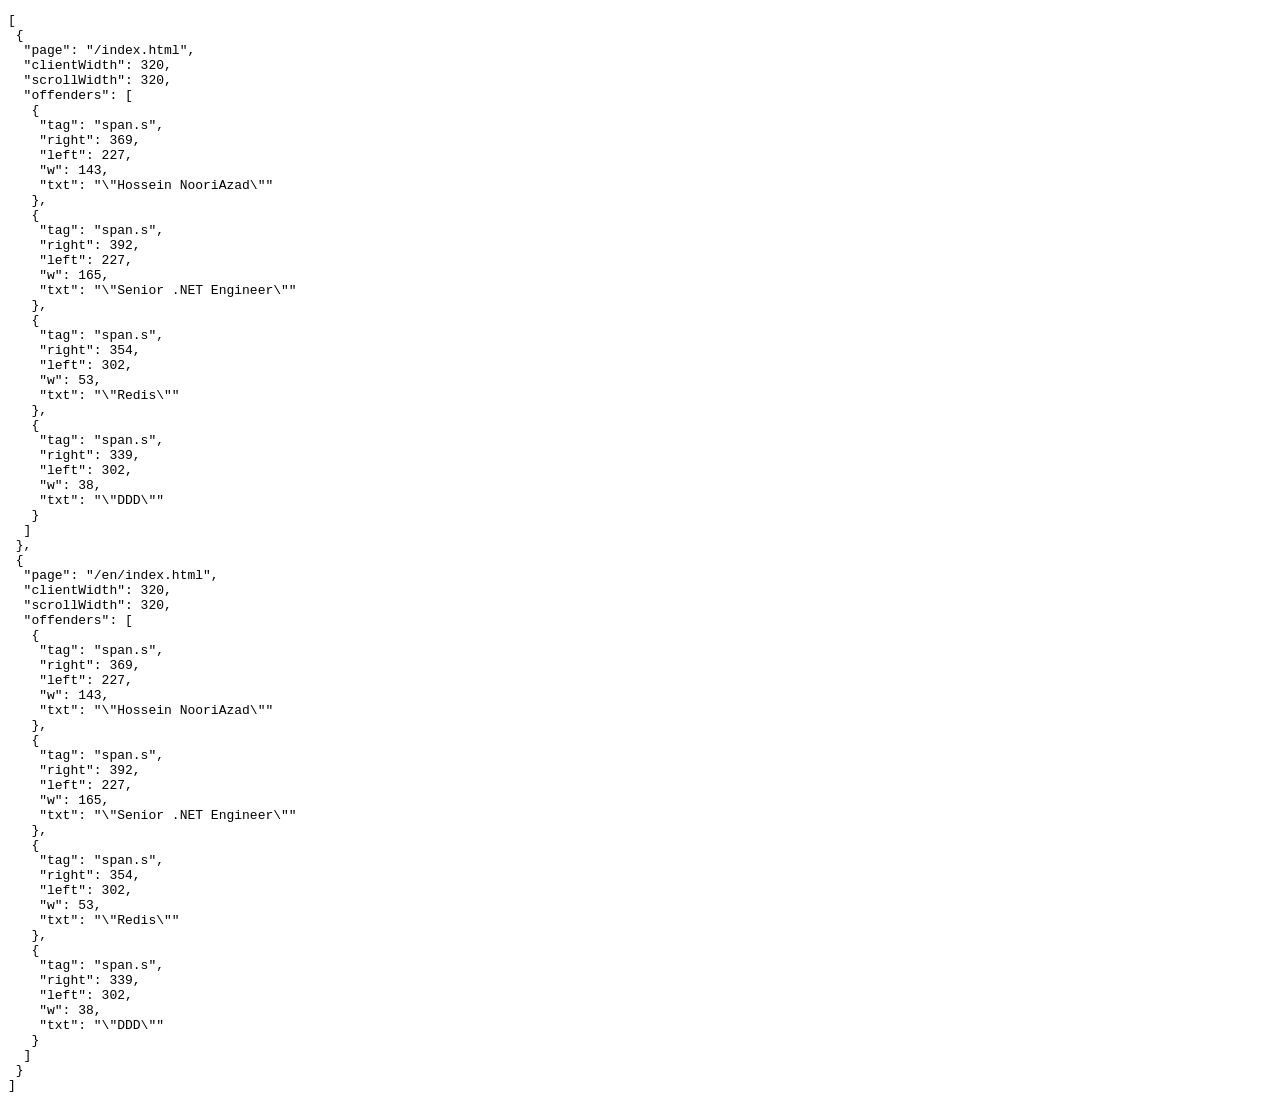
<file: _tools/probe.html>
<!DOCTYPE html>
<html lang="en"><head><meta charset="UTF-8"><title>overflow-probe</title></head>
<body><pre id="out">…</pre><div id="stage"></div>
<script>
const pages=['/index.html','/en/index.html'];
const out=[];
function load(u,w){return new Promise(r=>{const f=document.createElement('iframe');f.width=w;f.height=800;f.src=u;f.onload=()=>setTimeout(()=>r(f),400);document.getElementById('stage').appendChild(f);});}
(async()=>{
 for(const u of pages){
  const f=await load(u,320); const d=f.contentDocument;
  const W=d.documentElement.clientWidth;
  const offenders=[...d.querySelectorAll('body *')].map(e=>{const r=e.getBoundingClientRect();
      return {tag:e.tagName.toLowerCase()+(e.className&&typeof e.className==='string'?'.'+e.className.split(' ').filter(Boolean).join('.'):''),
              right:Math.round(r.right), left:Math.round(r.left), w:Math.round(r.width), txt:(e.textContent||'').trim().slice(0,40)};})
    .filter(o=>o.right>W+1||o.left<-1).slice(0,14);
  out.push({page:u, clientWidth:W, scrollWidth:d.documentElement.scrollWidth, offenders});
  f.remove();
 }
 document.getElementById('out').textContent=JSON.stringify(out,null,1);
 document.title='OK';
})();
</script></body></html>
</file>
<file: assets/css/style.css>
/* ==========================================================================
   nooriazad.ir — Hossein NooriAzad portfolio
   Author: Hermes  ·  RTL-first, bilingual (fa / en)
   ========================================================================== */

/* ---------- Fonts ---------- */
@font-face {
  font-family: 'Vazirmatn';
  src: url('../fonts/Vazirmatn-Regular.woff2') format('woff2');
  font-weight: 400; font-style: normal; font-display: swap;
}
@font-face {
  font-family: 'Vazirmatn';
  src: url('../fonts/Vazirmatn-Medium.woff2') format('woff2');
  font-weight: 500; font-style: normal; font-display: swap;
}
@font-face {
  font-family: 'Vazirmatn';
  src: url('../fonts/Vazirmatn-SemiBold.woff2') format('woff2');
  font-weight: 600; font-style: normal; font-display: swap;
}
@font-face {
  font-family: 'Vazirmatn';
  src: url('../fonts/Vazirmatn-Bold.woff2') format('woff2');
  font-weight: 700; font-style: normal; font-display: swap;
}

/* ---------- Tokens ---------- */
:root {
  --bg: #07090e;
  --bg-soft: #0b0f16;
  --card: #0f141d;
  --card-hi: #141a25;
  --border: rgba(255, 255, 255, .08);
  --border-hi: rgba(255, 255, 255, .16);
  --fg: #e9eef8;
  --fg-dim: #b9c3d4;
  --muted: #8b96ab;
  --accent: #5aa7ff;
  --accent-soft: rgba(90, 167, 255, .12);
  --accent-2: #57e2b0;
  --accent-2-soft: rgba(87, 226, 176, .12);
  --shadow: 0 24px 60px -30px rgba(0, 0, 0, .9);
  --radius: 18px;
  --radius-sm: 12px;
  --max: 1120px;
  --font: 'Vazirmatn', ui-sans-serif, system-ui, -apple-system, 'Segoe UI', Roboto, sans-serif;
  --mono: ui-monospace, 'Cascadia Code', 'SF Mono', Menlo, Consolas, monospace;
  color-scheme: dark;
}

html[data-theme='light'] {
  --bg: #f6f7fb;
  --bg-soft: #eef1f7;
  --card: #ffffff;
  --card-hi: #f8fafd;
  --border: rgba(13, 22, 40, .10);
  --border-hi: rgba(13, 22, 40, .20);
  --fg: #0c1220;
  --fg-dim: #2c3648;
  --muted: #5a6880;
  --accent: #1266d8;
  --accent-soft: rgba(18, 102, 216, .09);
  --accent-2: #0d9f74;
  --accent-2-soft: rgba(13, 159, 116, .10);
  --shadow: 0 22px 50px -28px rgba(16, 28, 51, .35);
  color-scheme: light;
}

/* ---------- Reset ---------- */
*, *::before, *::after { box-sizing: border-box; }
* { margin: 0; }

html { scroll-behavior: smooth; -webkit-text-size-adjust: 100%; }

body {
  font-family: var(--font);
  background: var(--bg);
  color: var(--fg);
  line-height: 1.75;
  font-size: 16px;
  overflow-x: hidden;
  -webkit-font-smoothing: antialiased;
}

img, svg { display: block; max-width: 100%; }
a { color: inherit; text-decoration: none; }
button { font: inherit; color: inherit; background: none; border: 0; cursor: pointer; }
ul, ol { list-style: none; padding: 0; }
::selection { background: var(--accent); color: #fff; }

:focus-visible {
  outline: 2px solid var(--accent);
  outline-offset: 3px;
  border-radius: 6px;
}

/* ---------- Layout helpers ---------- */
.container {
  width: 100%;
  max-width: var(--max);
  margin-inline: auto;
  padding-inline: clamp(20px, 5vw, 40px);
}

section[id] { scroll-margin-top: 90px; }

.section {
  padding-block: clamp(64px, 9vw, 116px);
  position: relative;
}
.section--alt { background: var(--bg-soft); }

.eyebrow {
  display: inline-flex;
  align-items: center;
  gap: 8px;
  font-size: .8rem;
  font-weight: 600;
  letter-spacing: .08em;
  color: var(--accent);
  text-transform: uppercase;
  margin-bottom: 14px;
}
.eyebrow::before {
  content: '';
  width: 22px; height: 1px;
  background: currentColor;
  opacity: .7;
}

.section-title {
  font-size: clamp(1.65rem, 3.4vw, 2.5rem);
  font-weight: 700;
  line-height: 1.35;
  letter-spacing: -.01em;
}

.section-sub {
  color: var(--muted);
  max-width: 62ch;
  margin-top: 12px;
  font-size: 1rem;
}

.head { margin-bottom: clamp(32px, 5vw, 56px); }

/* ---------- Buttons ---------- */
.btn {
  display: inline-flex;
  align-items: center;
  justify-content: center;
  gap: 9px;
  padding: 12px 22px;
  border-radius: 999px;
  font-size: .95rem;
  font-weight: 600;
  border: 1px solid transparent;
  transition: transform .18s ease, background .18s ease, border-color .18s ease, color .18s ease;
  white-space: nowrap;
}
.btn:hover { transform: translateY(-2px); }
.btn--primary {
  background: var(--accent);
  color: #fff;
  box-shadow: 0 12px 28px -14px var(--accent);
}
.btn--primary:hover { background: color-mix(in srgb, var(--accent) 88%, #fff); }
.btn--ghost {
  border-color: var(--border-hi);
  color: var(--fg);
  background: transparent;
}
.btn--ghost:hover { background: var(--card-hi); border-color: var(--accent); }
.btn svg { width: 17px; height: 17px; flex: none; }

/* ---------- Header ---------- */
.header {
  position: sticky;
  top: 0;
  z-index: 100;
  background: color-mix(in srgb, var(--bg) 78%, transparent);
  backdrop-filter: blur(14px) saturate(140%);
  -webkit-backdrop-filter: blur(14px) saturate(140%);
  border-bottom: 1px solid transparent;
  transition: border-color .25s ease, background .25s ease;
}
.header.is-stuck { border-bottom-color: var(--border); }

.header__inner {
  display: flex;
  align-items: center;
  gap: 18px;
  height: 70px;
}

.brand {
  display: inline-flex;
  align-items: center;
  gap: 10px;
  font-weight: 700;
  letter-spacing: -.01em;
  flex: none;
}
.brand__mark {
  width: 34px; height: 34px;
  border-radius: 10px;
  display: grid; place-items: center;
  font-size: .82rem;
  font-weight: 700;
  color: #fff;
  background: linear-gradient(140deg, var(--accent), var(--accent-2));
  box-shadow: 0 8px 20px -10px var(--accent);
}
.brand__text { font-size: .98rem; }
.brand__text small {
  display: block;
  font-size: .66rem;
  font-weight: 500;
  color: var(--muted);
  letter-spacing: .04em;
  line-height: 1.2;
}

.nav {
  display: flex;
  align-items: center;
  gap: 4px;
  margin-inline-start: auto;
}
.nav a {
  padding: 8px 13px;
  border-radius: 9px;
  font-size: .9rem;
  font-weight: 500;
  color: var(--fg-dim);
  transition: color .15s ease, background .15s ease;
}
.nav a:hover, .nav a.is-active { color: var(--fg); background: var(--card-hi); }

.header__actions {
  display: flex;
  align-items: center;
  gap: 8px;
  flex: none;
}

.icon-btn {
  width: 38px; height: 38px;
  display: grid; place-items: center;
  border-radius: 10px;
  border: 1px solid var(--border);
  color: var(--fg-dim);
  background: var(--card);
  transition: color .15s ease, border-color .15s ease, background .15s ease;
}
.icon-btn:hover { color: var(--fg); border-color: var(--border-hi); }

.lang-btn {
  height: 38px;
  display: inline-flex;
  align-items: center;
  gap: 7px;
  padding-inline: 13px;
  border-radius: 10px;
  border: 1px solid var(--border);
  background: var(--card);
  font-size: .84rem;
  font-weight: 600;
  color: var(--fg-dim);
  transition: color .15s ease, border-color .15s ease;
}
.lang-btn:hover { color: var(--fg); border-color: var(--accent); }

.menu-btn { display: none; }

/* Mobile drawer */
.drawer {
  position: fixed;
  inset: 0;
  z-index: 200;
  display: none;
}
.drawer.is-open { display: block; }
.drawer__scrim {
  position: absolute; inset: 0;
  background: rgba(4, 6, 10, .65);
  backdrop-filter: blur(3px);
}
.drawer__panel {
  position: absolute;
  inset-block: 0;
  inset-inline-end: 0;
  width: min(320px, 86vw);
  background: var(--bg-soft);
  border-inline-start: 1px solid var(--border);
  padding: 22px;
  display: flex;
  flex-direction: column;
  gap: 6px;
  animation: slideIn .25s ease;
}
@keyframes slideIn {
  from { transform: translateX(20px); opacity: .4; }
  to { transform: translateX(0); opacity: 1; }
}
html[dir='rtl'] .drawer__panel { animation-name: slideInRtl; }
@keyframes slideInRtl {
  from { transform: translateX(-20px); opacity: .4; }
  to { transform: translateX(0); opacity: 1; }
}
.drawer__panel a {
  padding: 13px 12px;
  border-radius: 10px;
  font-weight: 500;
  color: var(--fg-dim);
  border-bottom: 1px solid var(--border);
}
.drawer__panel a:hover { background: var(--card); color: var(--fg); }
.drawer__close { align-self: flex-end; margin-bottom: 12px; }

/* ---------- Hero ---------- */
#gl { position: absolute; inset: 0; z-index: 0; pointer-events: none; }
#gl canvas { width: 100%; height: 100%; display: block; opacity: .9; }
.hero > .hero__grid { position: relative; z-index: 3; }
.hero::before { z-index: 1; }
.hero::after { z-index: 2; }
.hero {
  position: relative;
  padding-block: clamp(56px, 9vw, 104px) clamp(48px, 7vw, 84px);
  overflow: hidden;
}
.hero::before {
  content: '';
  position: absolute;
  inset: -30% -10% auto -10%;
  height: 620px;
  background:
    radial-gradient(50% 60% at 22% 30%, var(--accent-soft), transparent 70%),
    radial-gradient(45% 55% at 78% 10%, var(--accent-2-soft), transparent 72%);
  pointer-events: none;
  filter: blur(10px);
  animation: aurora 14s ease-in-out infinite alternate;
  will-change: transform;
}
@keyframes aurora {
  0%   { transform: translate3d(-3%, -2%, 0) scale(1); }
  50%  { transform: translate3d(3%, 2%, 0) scale(1.08); }
  100% { transform: translate3d(-2%, 3%, 0) scale(1.04) rotate(1.5deg); }
}
.hero::after {
  content: '';
  position: absolute;
  inset: 0;
  background-image:
    linear-gradient(var(--border) 1px, transparent 1px),
    linear-gradient(90deg, var(--border) 1px, transparent 1px);
  background-size: 64px 64px;
  mask-image: radial-gradient(ellipse 70% 60% at 50% 0%, #000 10%, transparent 75%);
  -webkit-mask-image: radial-gradient(ellipse 70% 60% at 50% 0%, #000 10%, transparent 75%);
  opacity: .55;
  pointer-events: none;
}

.hero__grid {
  position: relative;
  display: grid;
  grid-template-columns: 1.15fr .85fr;
  gap: clamp(32px, 5vw, 64px);
  align-items: center;
}

.badge-live {
  display: inline-flex;
  align-items: center;
  gap: 9px;
  padding: 7px 14px 7px 12px;
  border-radius: 999px;
  border: 1px solid var(--border);
  background: var(--card);
  font-size: .8rem;
  color: var(--fg-dim);
  margin-bottom: 22px;
}
.dot-live {
  width: 8px; height: 8px;
  border-radius: 50%;
  background: var(--accent-2);
  box-shadow: 0 0 0 0 var(--accent-2);
  animation: pulse 2.2s infinite;
}
@keyframes pulse {
  0% { box-shadow: 0 0 0 0 rgba(87, 226, 176, .5); }
  70% { box-shadow: 0 0 0 9px rgba(87, 226, 176, 0); }
  100% { box-shadow: 0 0 0 0 rgba(87, 226, 176, 0); }
}

.hero h1 {
  font-size: clamp(2rem, 5.2vw, 3.4rem);
  line-height: 1.25;
  font-weight: 700;
  letter-spacing: -.02em;
}
.hero h1 .grad {
  background: linear-gradient(100deg, var(--accent), var(--accent-2));
  -webkit-background-clip: text;
  background-clip: text;
  color: transparent;
}
.hero__role {
  margin-top: 10px;
  font-size: clamp(1rem, 2vw, 1.2rem);
  font-weight: 600;
  color: var(--accent);
}
.hero__lead {
  margin-top: 18px;
  color: var(--muted);
  font-size: clamp(.95rem, 1.4vw, 1.05rem);
  max-width: 56ch;
}
.hero__cta {
  display: flex;
  flex-wrap: wrap;
  gap: 12px;
  margin-top: 30px;
}
.hero__meta {
  display: flex;
  flex-wrap: wrap;
  gap: 18px;
  margin-top: 32px;
  padding-top: 24px;
  border-top: 1px solid var(--border);
  font-size: .86rem;
  color: var(--muted);
}
.hero__meta a { display: inline-flex; align-items: center; gap: 7px; transition: color .15s; }
.hero__meta a:hover { color: var(--accent); }
.hero__meta svg { width: 15px; height: 15px; opacity: .8; }

/* Code card */
.codecard {
  border-radius: var(--radius);
  border: 1px solid var(--border);
  background: linear-gradient(170deg, var(--card), var(--bg-soft));
  box-shadow: var(--shadow);
  overflow: hidden;
  transform: perspective(1200px) rotateY(-6deg) rotateX(3deg);
  transition: transform .5s ease;
  animation: floaty 7s ease-in-out infinite alternate;
}
@keyframes floaty {
  from { margin-top: 0; }
  to { margin-top: -10px; }
}
html[dir='rtl'] .codecard { transform: perspective(1200px) rotateY(6deg) rotateX(3deg); }
.codecard:hover { transform: perspective(1200px) rotateY(0) rotateX(0); }
.codecard__bar {
  display: flex;
  align-items: center;
  gap: 7px;
  padding: 12px 16px;
  border-bottom: 1px solid var(--border);
  background: color-mix(in srgb, var(--card) 60%, transparent);
}
.codecard__bar span { width: 10px; height: 10px; border-radius: 50%; background: var(--border-hi); }
.codecard__bar span:nth-child(1) { background: #ff5f57; }
.codecard__bar span:nth-child(2) { background: #febc2e; }
.codecard__bar span:nth-child(3) { background: #28c840; }
.codecard__name {
  margin-inline-start: auto;
  font-family: var(--mono);
  font-size: .72rem;
  color: var(--muted);
  direction: ltr;
}
.codecard pre {
  margin: 0;
  padding: 20px 18px 22px;
  max-width: 100%;
  font-family: var(--mono);
  font-size: .78rem;
  line-height: 2;
  color: var(--fg-dim);
  direction: ltr;
  text-align: left;
  overflow-x: auto;
}
.codecard .k { color: #c792ea; }
.codecard .s { color: #a5e6a5; }
.codecard .p { color: var(--accent); }
.codecard .c { color: var(--muted); font-style: italic; }
.codecard .n { color: #f8c96a; }

/* ---------- Stats ---------- */
.stats {
  display: grid;
  grid-template-columns: repeat(4, 1fr);
  gap: 1px;
  background: var(--border);
  border: 1px solid var(--border);
  border-radius: var(--radius);
  overflow: hidden;
}
.stat {
  background: var(--card);
  padding: 26px 20px;
  text-align: center;
}
.stat__num {
  font-size: clamp(1.5rem, 3vw, 2.1rem);
  font-weight: 700;
  line-height: 1.2;
  background: linear-gradient(100deg, var(--accent), var(--accent-2));
  -webkit-background-clip: text;
  background-clip: text;
  color: transparent;
}
.stat__label { font-size: .82rem; color: var(--muted); margin-top: 4px; }

/* ---------- About ---------- */
.about {
  display: grid;
  grid-template-columns: 1.4fr 1fr;
  gap: clamp(28px, 5vw, 56px);
  align-items: start;
}
.about p { color: var(--fg-dim); margin-bottom: 16px; }
.about p:last-child { margin-bottom: 0; }
.about strong { color: var(--fg); font-weight: 600; }

.factlist {
  display: grid;
  gap: 10px;
}
.fact {
  display: flex;
  gap: 14px;
  align-items: flex-start;
  padding: 16px 18px;
  border: 1px solid var(--border);
  border-radius: var(--radius-sm);
  background: var(--card);
}
.fact svg { width: 18px; height: 18px; color: var(--accent); flex: none; margin-top: 4px; }
.fact b { display: block; font-size: .8rem; color: var(--muted); font-weight: 500; }
.fact span { font-size: .95rem; font-weight: 500; }

/* ---------- Skills ---------- */
.skills {
  display: grid;
  grid-template-columns: repeat(auto-fit, minmax(min(280px, 100%), 1fr));
  gap: 18px;
}
.skillcard {
  padding: 24px;
  border: 1px solid var(--border);
  border-radius: var(--radius);
  background: var(--card);
  transform-style: preserve-3d;
  transition: border-color .2s ease, transform .35s cubic-bezier(.22,.61,.36,1), background .2s ease, box-shadow .35s ease;
  will-change: transform;
}
.skillcard:hover {
  border-color: var(--accent);
  background: var(--card-hi);
  box-shadow: 0 24px 50px -22px rgba(0,0,0,.55);
  /* JS sets --tiltx/--tilty; fallback lift when not */
  transform: perspective(800px) rotateX(var(--tiltx, 0deg)) rotateY(var(--tilty, 0deg)) translateY(-3px);
}
.skillcard__head {
  display: flex;
  align-items: center;
  gap: 11px;
  margin-bottom: 16px;
}
.skillcard__icon {
  width: 36px; height: 36px;
  border-radius: 10px;
  display: grid; place-items: center;
  background: var(--accent-soft);
  color: var(--accent);
  flex: none;
}
.skillcard__icon svg { width: 18px; height: 18px; }
.skillcard h3 { font-size: 1rem; font-weight: 600; }

.pills { display: flex; flex-wrap: wrap; gap: 7px; }
.pill {
  font-size: .8rem;
  padding: 5px 11px;
  border-radius: 7px;
  background: var(--bg-soft);
  border: 1px solid var(--border);
  color: var(--fg-dim);
  line-height: 1.6;
}
html[data-theme='light'] .pill { background: var(--card-hi); }

/* ---------- Timeline ---------- */
.timeline {
  position: relative;
  padding-inline-start: 30px;
}
.timeline::before {
  content: '';
  position: absolute;
  inset-block: 8px;
  inset-inline-start: 7px;
  width: 2px;
  background: linear-gradient(to bottom, var(--accent), var(--accent-2), transparent);
  opacity: .35;
  border-radius: 2px;
}
.job {
  position: relative;
  padding-bottom: 38px;
}
.job:last-child { padding-bottom: 0; }
.job::before {
  content: '';
  position: absolute;
  inset-inline-start: -30px;
  top: 9px;
  width: 16px; height: 16px;
  border-radius: 50%;
  background: var(--bg);
  border: 2px solid var(--accent);
  box-shadow: 0 0 0 4px var(--bg);
}
.section--alt .job::before { background: var(--bg-soft); box-shadow: 0 0 0 4px var(--bg-soft); }
.job:first-child::before { border-color: var(--accent-2); }

.job__top {
  display: flex;
  flex-wrap: wrap;
  align-items: baseline;
  gap: 10px 14px;
  margin-bottom: 4px;
}
.job__role { font-size: 1.08rem; font-weight: 700; }
.job__company { color: var(--accent); font-weight: 600; font-size: .95rem; }
.job__company:hover { text-decoration: underline; }
.job__when {
  margin-inline-start: auto;
  font-size: .8rem;
  color: var(--muted);
  font-variant-numeric: tabular-nums;
  white-space: nowrap;
}
.job__where { font-size: .82rem; color: var(--muted); margin-bottom: 12px; }
.job ul { display: grid; gap: 7px; }
.job li {
  position: relative;
  padding-inline-start: 18px;
  font-size: .92rem;
  color: var(--fg-dim);
  line-height: 1.85;
}
.job li::before {
  content: '';
  position: absolute;
  inset-inline-start: 2px;
  top: .78em;
  width: 6px; height: 6px;
  border-radius: 50%;
  background: var(--border-hi);
}
.job li b { color: var(--fg); font-weight: 600; }
mark {
  background: var(--accent-soft);
  color: var(--accent);
  font-weight: 600;
  padding: 1px 5px;
  border-radius: 5px;
  font-size: .95em;
}

/* ---------- Projects ---------- */
.projects {
  display: grid;
  grid-template-columns: repeat(auto-fit, minmax(min(300px, 100%), 1fr));
  gap: 18px;
}
.project {
  position: relative;
  display: flex;
  flex-direction: column;
  padding: 26px;
  border: 1px solid var(--border);
  border-radius: var(--radius);
  background: var(--card);
  overflow: hidden;
  transform-style: preserve-3d;
  transition: transform .35s cubic-bezier(.22,.61,.36,1), border-color .25s ease, box-shadow .35s ease;
  will-change: transform;
}
.project::after {
  content: '';
  position: absolute;
  inset-inline: 0;
  top: 0;
  height: 2px;
  background: linear-gradient(90deg, var(--accent), var(--accent-2));
  opacity: 0;
  transition: opacity .25s ease;
}
.project:hover {
  transform: perspective(800px) rotateX(var(--tiltx, 0deg)) rotateY(var(--tilty, 0deg)) translateY(-4px);
  border-color: var(--accent);
  box-shadow: 0 24px 50px -22px rgba(0,0,0,.55);
}
.project:hover::after { opacity: 1; }
.project__kicker {
  font-size: .74rem;
  font-weight: 600;
  letter-spacing: .06em;
  text-transform: uppercase;
  color: var(--muted);
  margin-bottom: 10px;
}
.project h3 { font-size: 1.1rem; font-weight: 700; line-height: 1.5; }
.project p {
  color: var(--muted);
  font-size: .9rem;
  margin-top: 10px;
  flex: 1;
}
.project__metric {
  display: inline-flex;
  align-items: baseline;
  gap: 7px;
  margin-top: 18px;
  font-size: .82rem;
  color: var(--muted);
}
.project__metric b {
  font-size: 1.5rem;
  font-weight: 700;
  color: var(--accent-2);
  line-height: 1;
}
.project .pills { margin-top: 16px; }
.project .pill { font-size: .74rem; padding: 3px 9px; }

/* ---------- Education / languages ---------- */
.split {
  display: grid;
  grid-template-columns: 1fr 1fr;
  gap: 18px;
}
.panel {
  padding: 26px;
  border: 1px solid var(--border);
  border-radius: var(--radius);
  background: var(--card);
}
.panel h3 {
  font-size: 1rem;
  font-weight: 600;
  margin-bottom: 18px;
  display: flex;
  align-items: center;
  gap: 9px;
}
.panel h3 svg { width: 17px; height: 17px; color: var(--accent); }
.edu__title { font-weight: 700; font-size: .98rem; }
.edu__meta { font-size: .86rem; color: var(--muted); margin-top: 2px; }
.edu__note { font-size: .84rem; color: var(--muted); margin-top: 12px; }

.lang-row { display: grid; gap: 16px; }
.lang-item {
  display: grid;
  grid-template-columns: 1fr auto;
  gap: 6px 12px;
  align-items: center;
}
.lang-item span { font-size: .92rem; font-weight: 500; }
.lang-item em { font-style: normal; font-size: .8rem; color: var(--muted); }
.bar {
  grid-column: 1 / -1;
  width: 100%; height: 6px;
  border-radius: 999px;
  background: var(--bg-soft);
  overflow: hidden;
}
html[data-theme='light'] .bar { background: var(--card-hi); }
.bar i { display: block; height: 100%; border-radius: 999px; background: linear-gradient(90deg, var(--accent), var(--accent-2)); }

/* ---------- Contact ---------- */
.contact {
  display: grid;
  grid-template-columns: 1fr 1fr;
  gap: 18px;
  align-items: stretch;
}
.contact__card {
  padding: clamp(26px, 4vw, 40px);
  border-radius: var(--radius);
  border: 1px solid var(--border);
  background:
    radial-gradient(120% 120% at 100% 0%, var(--accent-soft), transparent 60%),
    var(--card);
  display: flex;
  flex-direction: column;
  justify-content: center;
  gap: 18px;
}
.contact__card h3 {
  font-size: clamp(1.25rem, 2.6vw, 1.7rem);
  font-weight: 700;
  line-height: 1.4;
}
.contact__card p { color: var(--muted); font-size: .94rem; }

.contactlinks { display: grid; gap: 10px; }
.clink {
  display: flex;
  align-items: center;
  gap: 14px;
  padding: 15px 18px;
  border-radius: var(--radius-sm);
  border: 1px solid var(--border);
  background: var(--card);
  transition: border-color .18s ease, transform .18s ease, background .18s ease;
}
.clink:hover { border-color: var(--accent); transform: translateX(-3px); background: var(--card-hi); }
html[dir='ltr'] .clink:hover { transform: translateX(3px); }
.clink__icon {
  width: 36px; height: 36px;
  border-radius: 9px;
  display: grid; place-items: center;
  background: var(--accent-soft);
  color: var(--accent);
  flex: none;
}
.clink__icon svg { width: 17px; height: 17px; }
.clink b { display: block; font-size: .88rem; font-weight: 600; }
.clink small {
  display: block;
  font-size: .8rem;
  color: var(--muted);
  direction: ltr;
  text-align: start;
}
.copy-hint { font-size: .74rem; color: var(--muted); margin-inline-start: auto; opacity: 0; transition: opacity .2s; }
.clink:hover .copy-hint { opacity: 1; }

/* ---------- Footer ---------- */
.footer {
  border-top: 1px solid var(--border);
  padding-block: 32px;
  font-size: .84rem;
  color: var(--muted);
}
.footer__inner {
  display: flex;
  flex-wrap: wrap;
  align-items: center;
  justify-content: space-between;
  gap: 14px;
}
.footer__links { display: flex; gap: 16px; }
.footer__links a:hover { color: var(--accent); }
.footer .mono { font-family: var(--mono); direction: ltr; font-size: .78rem; }

/* ---------- Reveal animation ---------- */
.reveal {
  opacity: 0;
  transform: translateY(22px) scale(.985);
  transition: opacity .7s cubic-bezier(.22, .61, .36, 1), transform .7s cubic-bezier(.22, .61, .36, 1);
}
.reveal.is-in { opacity: 1; transform: none; }

@media (prefers-reduced-motion: reduce) {
  html { scroll-behavior: auto; }
  .reveal { opacity: 1; transform: none; transition: none; }
  * { animation-duration: .001ms !important; animation-iteration-count: 1 !important; }
  .hero::before, .codecard { animation: none !important; }
  .codecard, html[dir='rtl'] .codecard { transform: none; }
}

/* ---------- Responsive ---------- */
@media (max-width: 960px) {
  .hero__grid { grid-template-columns: 1fr; }
  .codecard { transform: none !important; max-width: 520px; }
  .about { grid-template-columns: 1fr; }
  .contact { grid-template-columns: 1fr; }
  .stats { grid-template-columns: repeat(2, 1fr); }
  .nav { display: none; }
  .menu-btn { display: grid; }
  .header__actions { margin-inline-start: auto; }
}

@media (max-width: 640px) {
  body { font-size: 15.5px; }
  .header__inner { height: 62px; }
  .brand__text { display: none; }
  .lang-btn span { display: none; }
  .lang-btn { padding-inline: 11px; }
  .split { grid-template-columns: 1fr; }
  .job__when { margin-inline-start: 0; width: 100%; }
  .timeline { padding-inline-start: 24px; }
  .job::before { inset-inline-start: -24px; width: 14px; height: 14px; }
  .hero__meta { gap: 12px; font-size: .82rem; }
  .footer__inner { flex-direction: column; text-align: center; }
}

/* ---------- Print ---------- */
@media print {
  .header, .drawer, .hero__cta, .footer__links, .contact__card, .btn { display: none !important; }
  body { background: #fff; color: #000; }
  .section { padding-block: 20px; }
  .reveal { opacity: 1; transform: none; }
}

/* ---------- pointer polish ---------- */
.stat { transition: background .2s ease; }
.stat:hover { background: var(--card-hi); }
@media (hover: none) { .skillcard:hover, .project:hover { transform: none; } }
</file>
